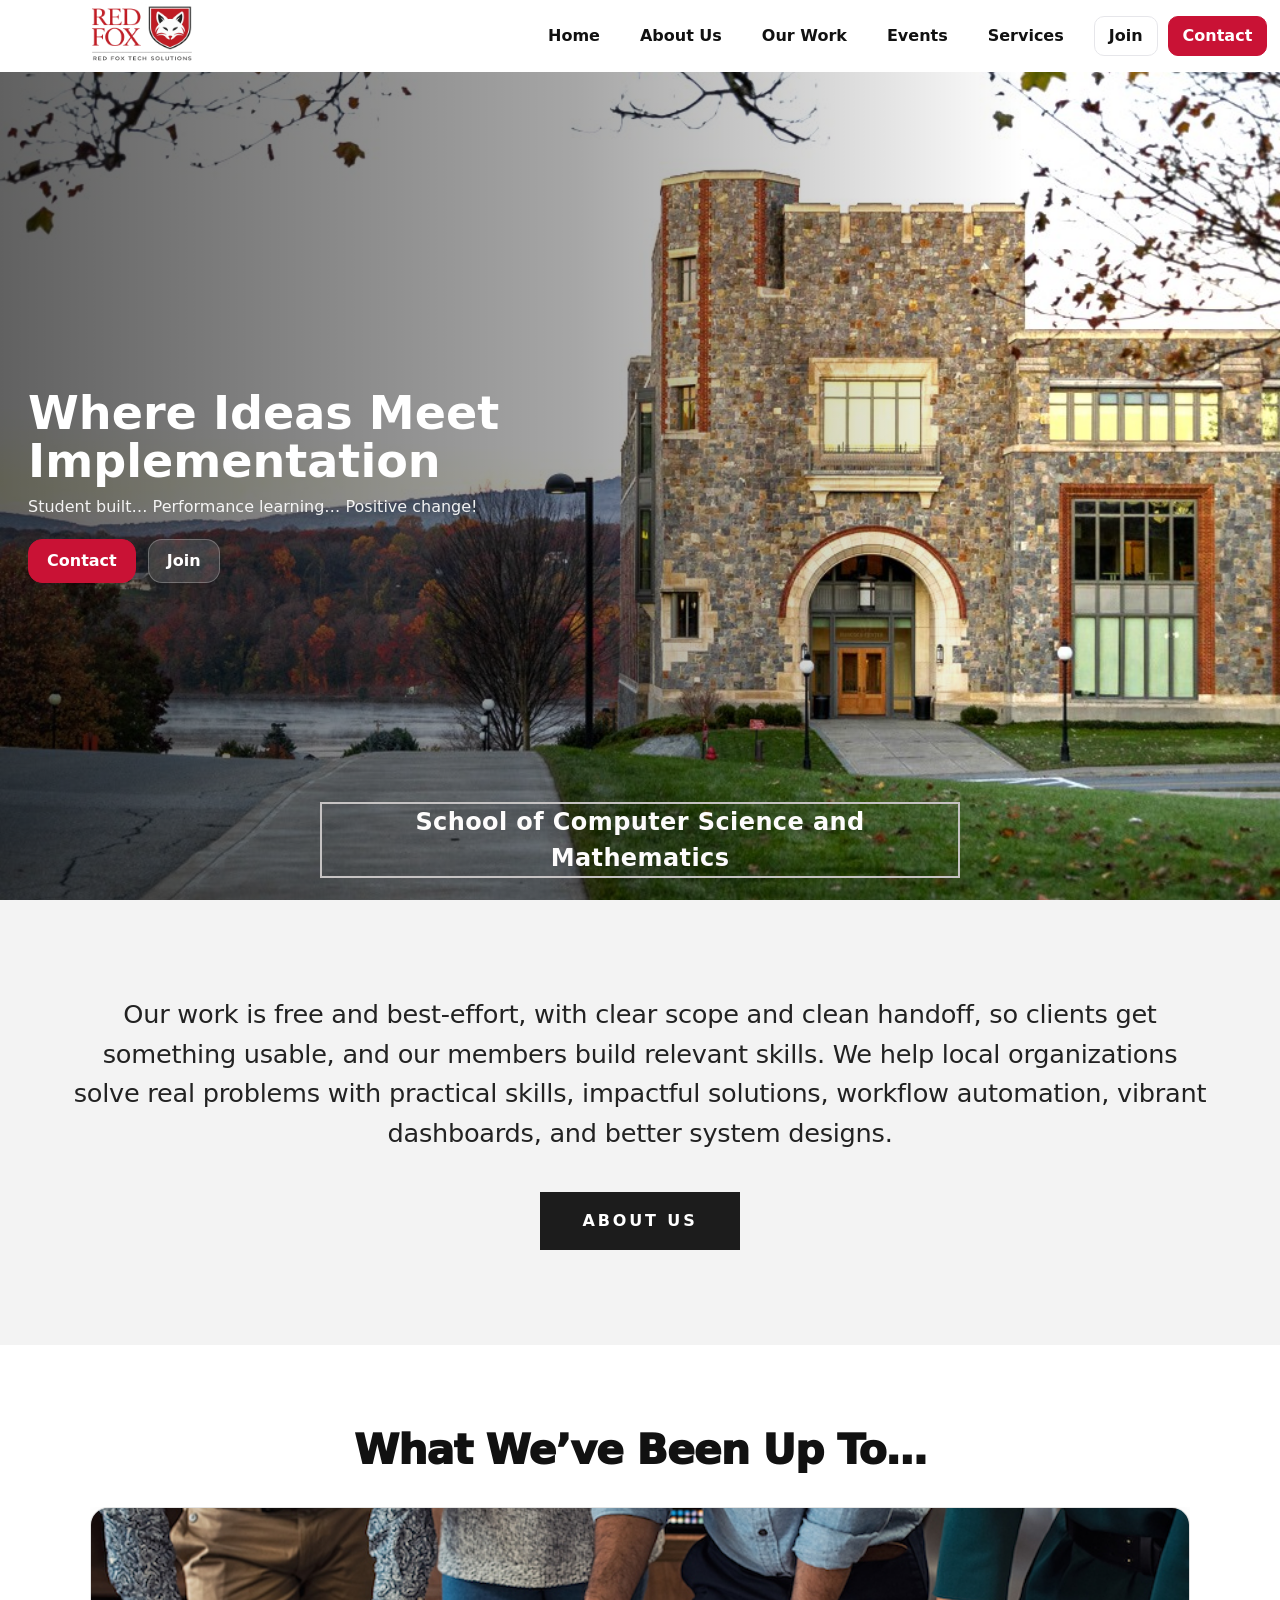
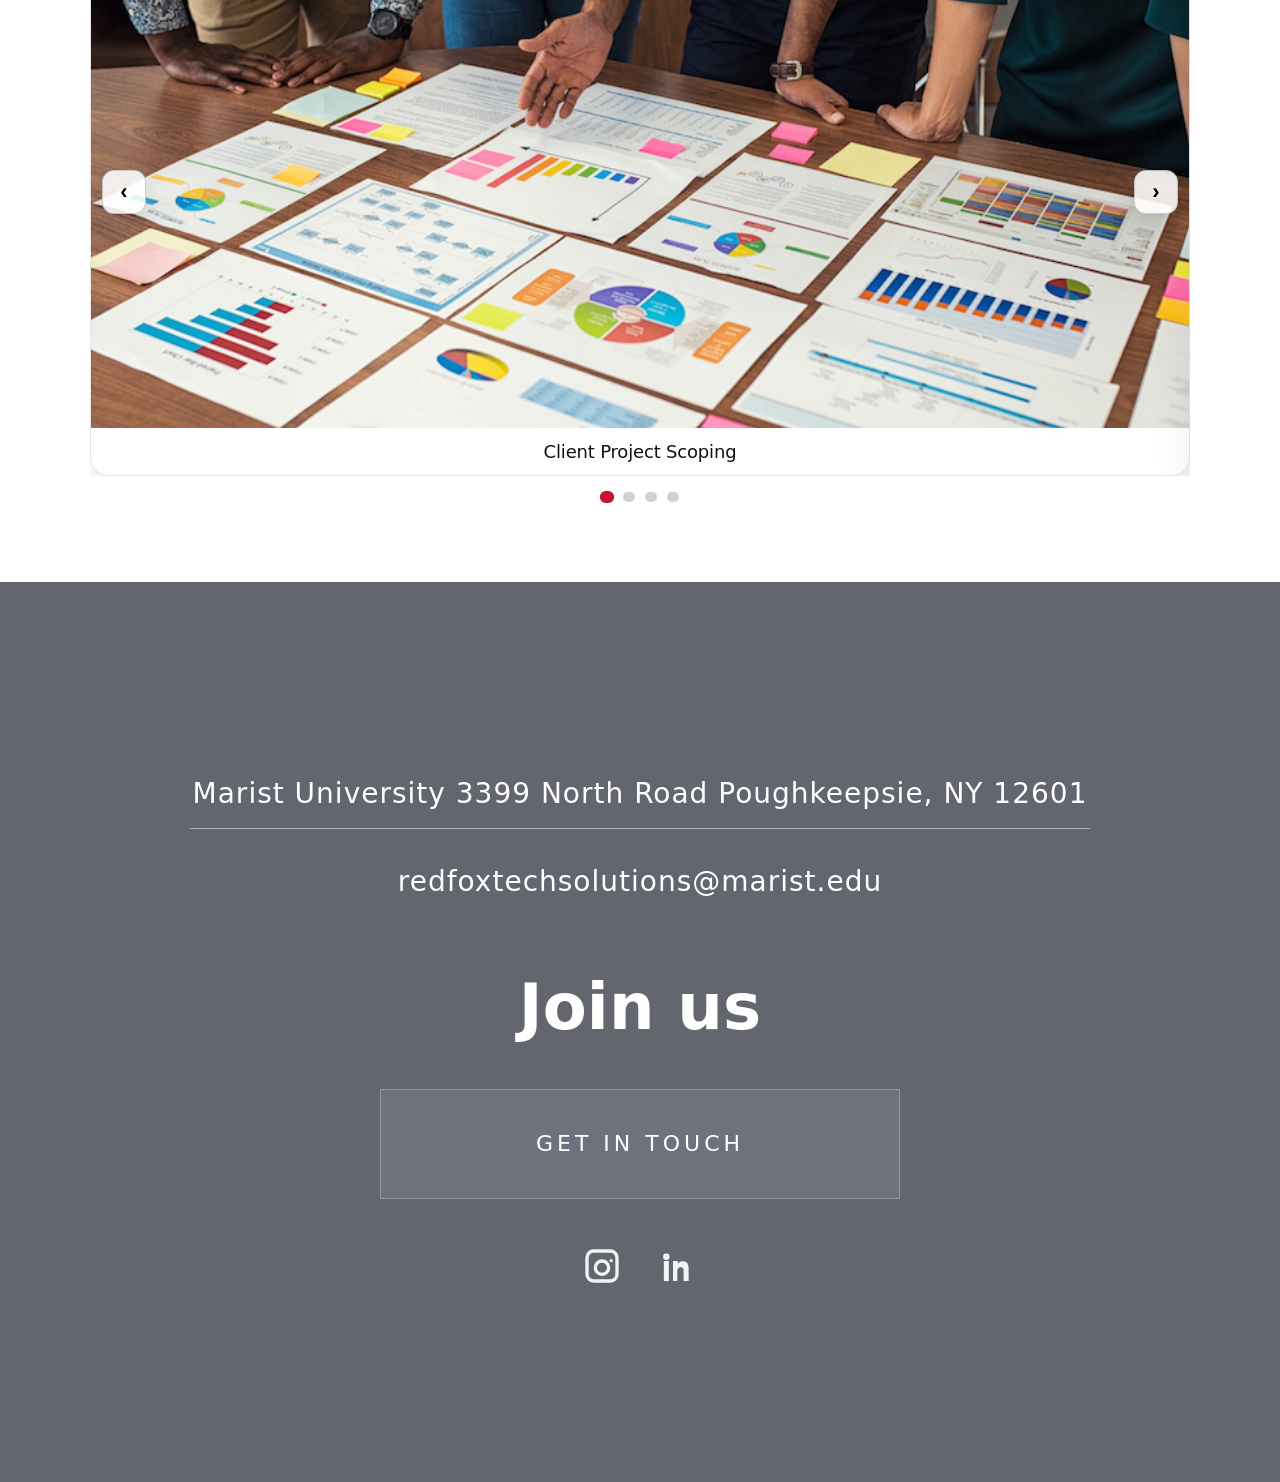
<file: index.html>
<!DOCTYPE html>
<html lang="en">
<head>
  <meta charset="UTF-8" />
  <meta name="viewport" content="width=device-width, initial-scale=1" />
  <title>Red Fox Tech Consulting | Marist University</title>
  <meta name="description" content="Student Govern tech consulting at Marist University." />
  <link rel="icon" type="image/png" href="images/logo1.png">
  <link rel="stylesheet" href="style.css">
  <script src="javascript/main.js" defer></script>
</head>

<body id="top">
  <!-- HEADER / NAVBAR -->
  <header>
      
  <nav aria-label="Primary navigation">

    <!-- Brand (Logo + Name) -->
    <a class="brand" href="index.html" aria-label="Red Fox Tech Consulting Home">
      <img src="images/logo-new.png" alt="Red Fox Tech Consulting logo"  />
      <span></span>
    </a>

    <!-- Hamburger (mobile) -->
    <button class="nav-toggle" type="button"
            aria-label="Open menu"
            aria-expanded="false"
            aria-controls="primary-menu">
      ☰
    </button>

    <!-- WRAP links + actions (this is what your main.js expects) -->
    <div class="nav-menu" id="primary-menu">

      <!-- Main nav links -->
      <ul class="nav-links">
        <li>
          <details>
            <summary>Home</summary>
            <ul>
              <li><a href="index.html#highlights">Highlights</a></li>
            </ul>
          </details>
        </li>

        <li>
          <details>
            <summary>About Us</summary>
            <ul>
              <li><a href="whoweare.html#who-we-are">Who We Are</a></li>
              <li><a href="about.html#leadership">Leadership</a></li>
            </ul>
          </details>
        </li>

        <li>
          <details>
            <summary>Our Work</summary>
            <ul>
              <li><a href="futureprojects.html">Future Projects</a></li>
              <li><a href="projectsoverview.html">Projects Overview</a></li>
            </ul>
          </details>
        </li>

        <li>
          <details>
            <summary>Events</summary>
            <ul>
              <li><a href="calendar.html">Interactive Calender</a></li>
              <li><a href="events.html#upcoming">Upcoming Events</a></li>
            </ul>
          </details>
        </li>

        <li>
          <details>
            <summary>Services</summary>
            <ul>
              <li><a href="services.html#what-we-offer">What We Offer</a></li>
              <li><a href="services.html#clients">Clients</a></li>
            </ul>
          </details>
        </li>
      </ul>

      <!-- Actions -->
      <div class="nav-actions">
        <a href="apply.html">Join</a>
        <a href="contact.html">Contact</a>
      </div>

    </div>
  </nav>

  </header>

  <!-- MAIN -->
  <main>

    <!-- HERO -->
    <section aria-label="Hero section">
      <img
        src="images/home1.jpg"
        alt="Red Fox Tech Consulting hero image"
        width="1200"
        height="600"
      />

      <div>
        <h1 class="hero-reveal delay-0">Where Ideas Meet Implementation</h1>
        <p class="hero-reveal delay-1">Student built… Performance learning… Positive change!</p>
        <h2 class="hero-school">
          <a href="https://www.marist.edu/computer-science-math">School of Computer Science and Mathematics</a>
        </h2>

        <div class="hero-reveal delay-3">
          <a href="contact.html">Contact</a>
          <a href="apply.html">Join</a>
        </div>
      </div>
    </section>

    <!-- ABOUT STRIP -->
    <section class="home-aboutstrip" aria-label="About Red Fox Tech Consulting">
      <div class="home-wrap">
        <p class="home-aboutstrip-text">
          Our work is free and best-effort, with clear scope and clean handoff, so clients get something usable,
          and our members build relevant skills. We help local organizations solve real problems with practical skills,
          impactful solutions, workflow automation, vibrant dashboards, and better system designs.
        </p>

        <div class="home-aboutstrip-action">
          <a class="home-aboutstrip-btn" href="about.html">ABOUT US</a>
        </div>
      </div>
    </section>

    <!-- UPDATES -->
    <section class="home-updates" aria-label="What we've been up to">
      <div class="home-wrap">
        <h2 class="home-updates-title">What We’ve Been Up To…</h2>

        <div class="up-carousel" data-carousel>
          <button class="up-nav up-prev" type="button" aria-label="Previous">‹</button>

          <div class="up-track" data-track>
            <article class="up-slide" data-slide>
              <img src="images/content/ProjectScoping.jpg" alt="Red Fox Tech Consulting update" />
              <div class="up-caption">
                <h3>Client Project Scoping</h3>
              </div>
            </article>

            <article class="up-slide" data-slide>
              <img src="images/content/MemberOnboarding.jpg" alt="Red Fox Tech Consulting update" />
              <div class="up-caption">
                <h3>Member Onboarding</h3>
              </div>
            </article>

            <article class="up-slide" data-slide>
              <img src="images/content/ConsultingSetup.jpeg" alt="Red Fox Tech Consulting update" />
              <div class="up-caption">
                <h3>Consulting Process Setup</h3>
              </div>
            </article>

            <article class="up-slide" data-slide>
              <img src="images/content/ClientSuccess.jpg" alt="Red Fox Tech Consulting update" />
              <div class="up-caption">
                <h3>Client sucess story</h3>
              </div>
            </article>
          </div>

          <button class="up-nav up-next" type="button" aria-label="Next">›</button>
        </div>

        <!-- Optional dots (if you already have CSS for these) -->
        <div class="up-dots" data-dots aria-label="Carousel navigation">
          <button class="up-dot is-active" type="button" aria-label="Slide 1"></button>
          <button class="up-dot" type="button" aria-label="Slide 2"></button>
          <button class="up-dot" type="button" aria-label="Slide 3"></button>
          <button class="up-dot" type="button" aria-label="Slide 4"></button>
        </div>

      </div>
    </section>

  </main>

  <!-- FOOTER -->
  <footer class="rfc-footer">
    <div class="rfc-footer-inner">

      <p class="footer-address">
        Marist University 3399 North Road Poughkeepsie, NY 12601
      </p>

      <p class="footer-email">
        <a href="mailto:redfoxtechsolutions@marist.edu">redfoxtechsolutions@marist.edu</a>
      </p>

      <h2 class="footer-cta-title">Join us</h2>

      <a class="footer-btn" href="apply.html">GET IN TOUCH</a>

      <div class="footer-social" aria-label="Social links">
        <a href="#" aria-label="Instagram" class="social-link">
          <svg viewBox="0 0 24 24" aria-hidden="true">
            <path d="M7 2h10a5 5 0 0 1 5 5v10a5 5 0 0 1-5 5H7a5 5 0 0 1-5-5V7a5 5 0 0 1 5-5zm10 2H7a3 3 0 0 0-3 3v10a3 3 0 0 0 3 3h10a3 3 0 0 0 3-3V7a3 3 0 0 0-3-3zm-5 4a5 5 0 1 1 0 10 5 5 0 0 1 0-10zm0 2a3 3 0 1 0 0 6 3 3 0 0 0 0-6zm5.5-2.2a1 1 0 1 1 0 2 1 1 0 0 1 0-2z"/>
          </svg>
        </a>

        <a href="#" aria-label="LinkedIn" class="social-link">
          <svg viewBox="0 0 24 24" aria-hidden="true">
            <path d="M6.94 6.5A1.94 1.94 0 1 1 3.06 6.5a1.94 1.94 0 0 1 3.88 0zM3.5 21h3V9h-3v12zM9 9h2.9v1.64h.04c.4-.76 1.38-1.56 2.84-1.56 3.04 0 3.6 2 3.6 4.6V21h-3v-5.3c0-1.26-.02-2.88-1.76-2.88-1.76 0-2.03 1.37-2.03 2.78V21H9V9z"/>
          </svg>
        </a>
      </div>

    </div>
  </footer>

</body>
</html>
</file>
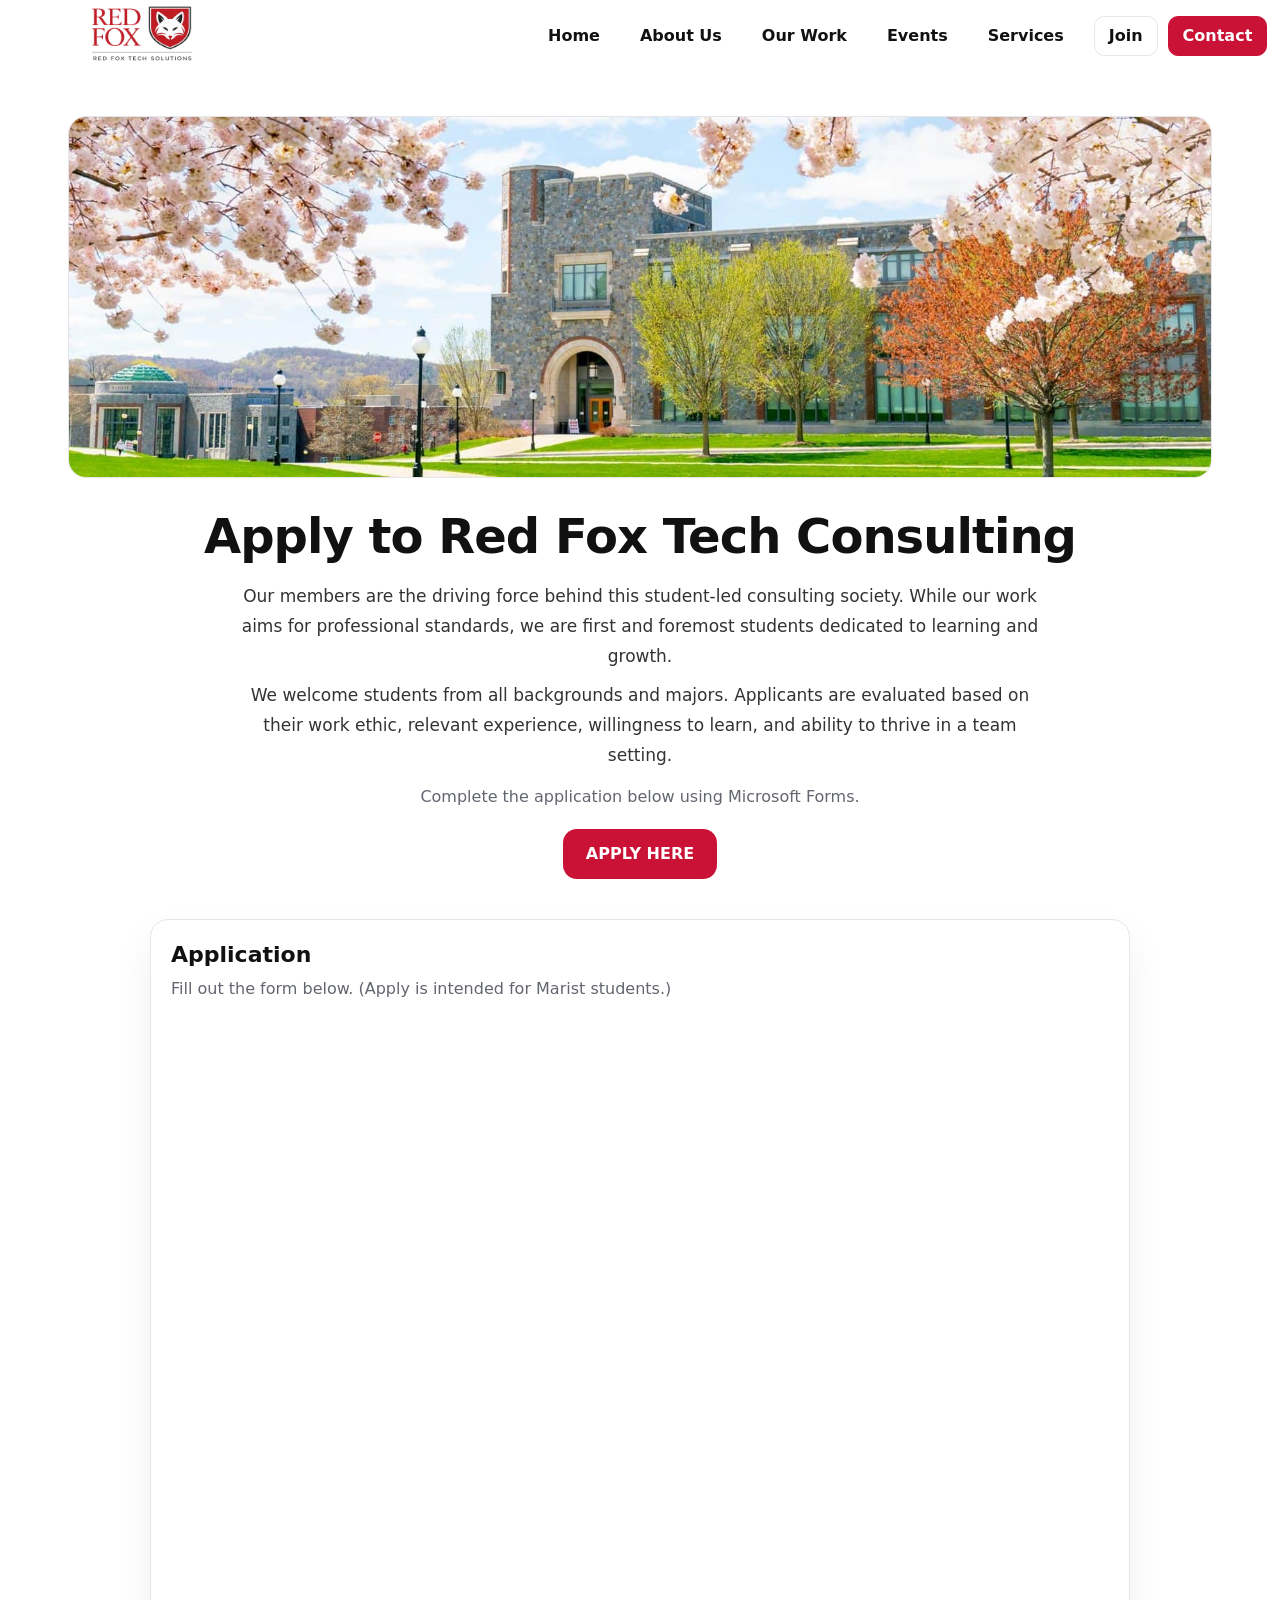
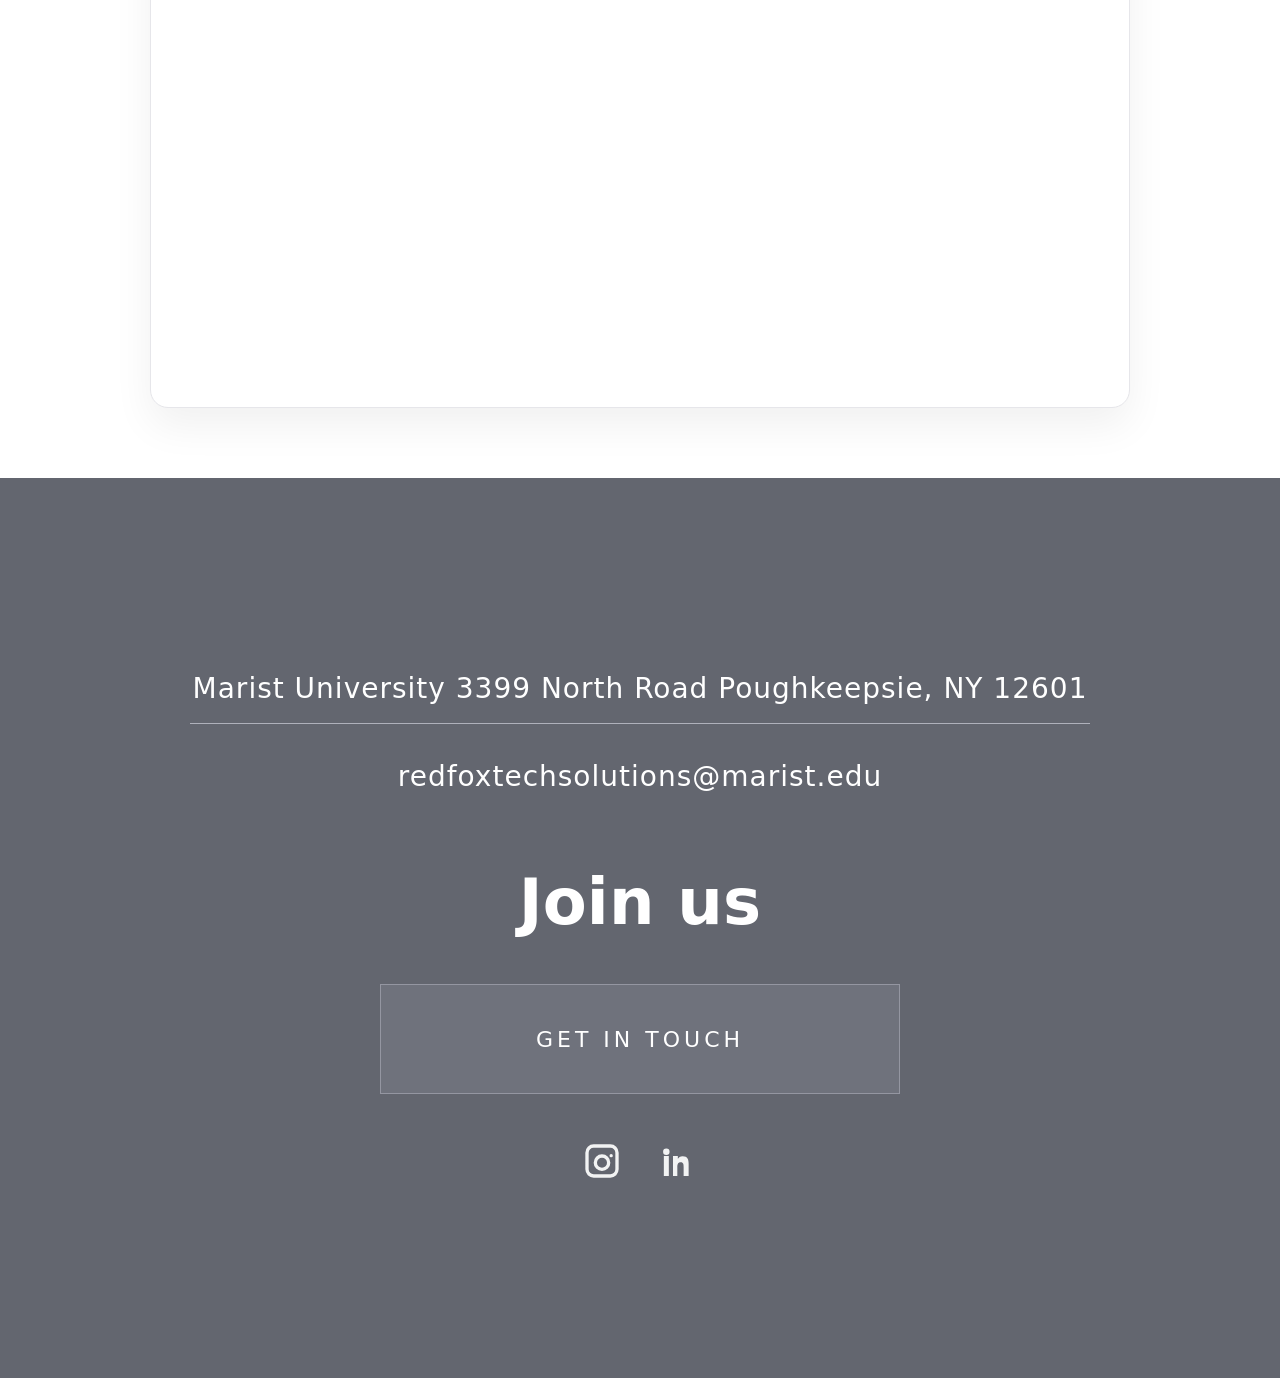
<file: apply.html>
<!DOCTYPE html>
<html lang="en">
<head>
  <meta charset="UTF-8" />
  <meta name="viewport" content="width=device-width, initial-scale=1" />
  <title>Apply | Red Fox Tech Consulting Society</title>
  <meta name="description" content="Apply to join Red Fox Tech Consulting Society at Marist University." />
  <link rel="icon" type="image/png" href="images/logo1.png" />
  <link rel="stylesheet" href="style.css" />
</head>

<body>

  <!-- HEADER / NAVBAR (same style as your other pages) -->
   <header>
  <nav aria-label="Primary navigation">

    <!-- Brand (Logo + Name) -->
    <a class="brand" href="index.html" aria-label="Red Fox Tech Consulting Home">
      <img src="images/logo-new.png" alt="Red Fox Tech Consulting logo" width="32" height="32" />
      <span></span>
    </a>

    <!-- Hamburger (mobile) -->
    <button class="nav-toggle" type="button"
            aria-label="Open menu"
            aria-expanded="false"
            aria-controls="primary-menu">
      ☰
    </button>

    <!-- WRAP links + actions (this is what your main.js expects) -->
    <div class="nav-menu" id="primary-menu">

      <!-- Main nav links -->
      <ul class="nav-links">
        <li>
          <details>
            <summary>Home</summary>
            <ul>
              <li><a href="index.html#highlights">Highlights</a></li>
            </ul>
          </details>
        </li>

        <li>
          <details>
            <summary>About Us</summary>
            <ul>
              <li><a href="whoweare.html#who-we-are">Who We Are</a></li>
              <li><a href="about.html#leadership">Leadership</a></li>
            </ul>
          </details>
        </li>

        <li>
          <details>
            <summary>Our Work</summary>
            <ul>
              <li><a href="futureprojects.html">Future Projects</a></li>
              <li><a href="projectsoverview.html">Projects Overview</a></li>
            </ul>
          </details>
        </li>

        <li>
          <details>
            <summary>Events</summary>
            <ul>
              <li><a href="calendar.html">Interactive Calender</a></li>
              <li><a href="events.html#upcoming">Upcoming Events</a></li>
            </ul>
          </details>
        </li>

        <li>
          <details>
            <summary>Services</summary>
            <ul>
              <li><a href="services.html#what-we-offer">What We Offer</a></li>
              <li><a href="services.html#clients">Clients</a></li>
            </ul>
          </details>
        </li>
      </ul>

      <!-- Actions -->
      <div class="nav-actions">
        <a href="apply.html">Join</a>
        <a href="contact.html">Contact</a>
      </div>

    </div>
  </nav>
</header>

  <!-- MAIN -->
  <main id="apply-page">

    <!-- HERO / INTRO -->
    <section class="apply-hero" aria-label="Apply to Red Fox Tech Consulting">
      <div class="apply-container">

        <div class="apply-hero-img">
          <img src="images/hancock1.jpg" alt="Red Fox Tech Consulting application banner" />
        </div>

        <div class="apply-hero-text">
          <h1 class="apply-title">Apply to Red Fox Tech Consulting</h1>

          <p class="apply-lede">
            Our members are the driving force behind this student-led consulting society.
            While our work aims for professional standards, we are first and foremost
            students dedicated to learning and growth.
          </p>

          <p class="apply-lede">
            We welcome students from all backgrounds and majors. Applicants are evaluated based on
            their work ethic, relevant experience, willingness to learn, and ability
            to thrive in a team setting.
          </p>

          <p class="apply-note">
            Complete the application below using Microsoft Forms.
          </p>

          <div class="apply-hero-actions">
            <a class="apply-btn apply-btn-primary" href="#applyFormCard">APPLY HERE</a>
          </div>
        </div>

      </div>
    </section>

    <!-- FORM CARD (Microsoft Forms embed) -->
    <section class="apply-form-section" aria-label="Application form">
      <div class="apply-container">

        <div class="apply-form-card" id="applyFormCard">
          <div class="apply-form-header">
            <h2>Application</h2>
            <p>Fill out the form below. (Apply is intended for Marist students.)</p>
          </div>

          <!-- Microsoft Form Embed -->
          <div class="msform-embed">
            <iframe
              class="msform-frame"
              src="https://forms.office.com/Pages/ResponsePage.aspx?id=nq-hFIyyJ0uyQyXDPbb_-tXQFwCTtp5KgmO6o0zgJB1UQ0g2ME9NRzZCMzFaUU8xVFc5NVpCV05DSC4u"
              frameborder="0"
              marginwidth="0"
              marginheight="0"
              allowfullscreen
              webkitallowfullscreen
              mozallowfullscreen
              msallowfullscreen
              title="Red Fox Tech Consulting — Application Form">
            </iframe>
          </div>

        </div>

      </div>
    </section>

  </main>

  <!-- FOOTER (unchanged) -->
  <footer class="rfc-footer">
    <div class="rfc-footer-inner">

      <p class="footer-address">
        Marist University 3399 North Road Poughkeepsie, NY 12601
      </p>

      <p class="footer-email">
        <a href="mailto:redfoxtechsolutions@marist.edu">redfoxtechsolutions@marist.edu</a>
      </p>

      <h2 class="footer-cta-title">Join us</h2>

      <a class="footer-btn" href="apply.html">GET IN TOUCH</a>

      <div class="footer-social" aria-label="Social links">
        <a href="#" aria-label="Instagram" class="social-link">
          <svg viewBox="0 0 24 24" aria-hidden="true">
            <path d="M7 2h10a5 5 0 0 1 5 5v10a5 5 0 0 1-5 5H7a5 5 0 0 1-5-5V7a5 5 0 0 1 5-5zm10 2H7a3 3 0 0 0-3 3v10a3 3 0 0 0 3 3h10a3 3 0 0 0 3-3V7a3 3 0 0 0-3-3zm-5 4a5 5 0 1 1 0 10 5 5 0 0 1 0-10zm0 2a3 3 0 1 0 0 6 3 3 0 0 0 0-6zm5.5-2.2a1 1 0 1 1 0 2 1 1 0 0 1 0-2z"/>
          </svg>
        </a>

        <a href="#" aria-label="LinkedIn" class="social-link">
          <svg viewBox="0 0 24 24" aria-hidden="true">
            <path d="M6.94 6.5A1.94 1.94 0 1 1 3.06 6.5a1.94 1.94 0 0 1 3.88 0zM3.5 21h3V9h-3v12zM9 9h2.9v1.64h.04c.4-.76 1.38-1.56 2.84-1.56 3.04 0 3.6 2 3.6 4.6V21h-3v-5.3c0-1.26-.02-2.88-1.76-2.88-1.76 0-2.03 1.37-2.03 2.78V21H9V9z"/>
          </svg>
        </a>
      </div>

    </div>
  </footer>

  <script src="javascript/main.js" defer></script>
  <!-- IMPORTANT: apply.js is removed because we're not doing mailto/steps anymore -->

</body>
</html>
</file>
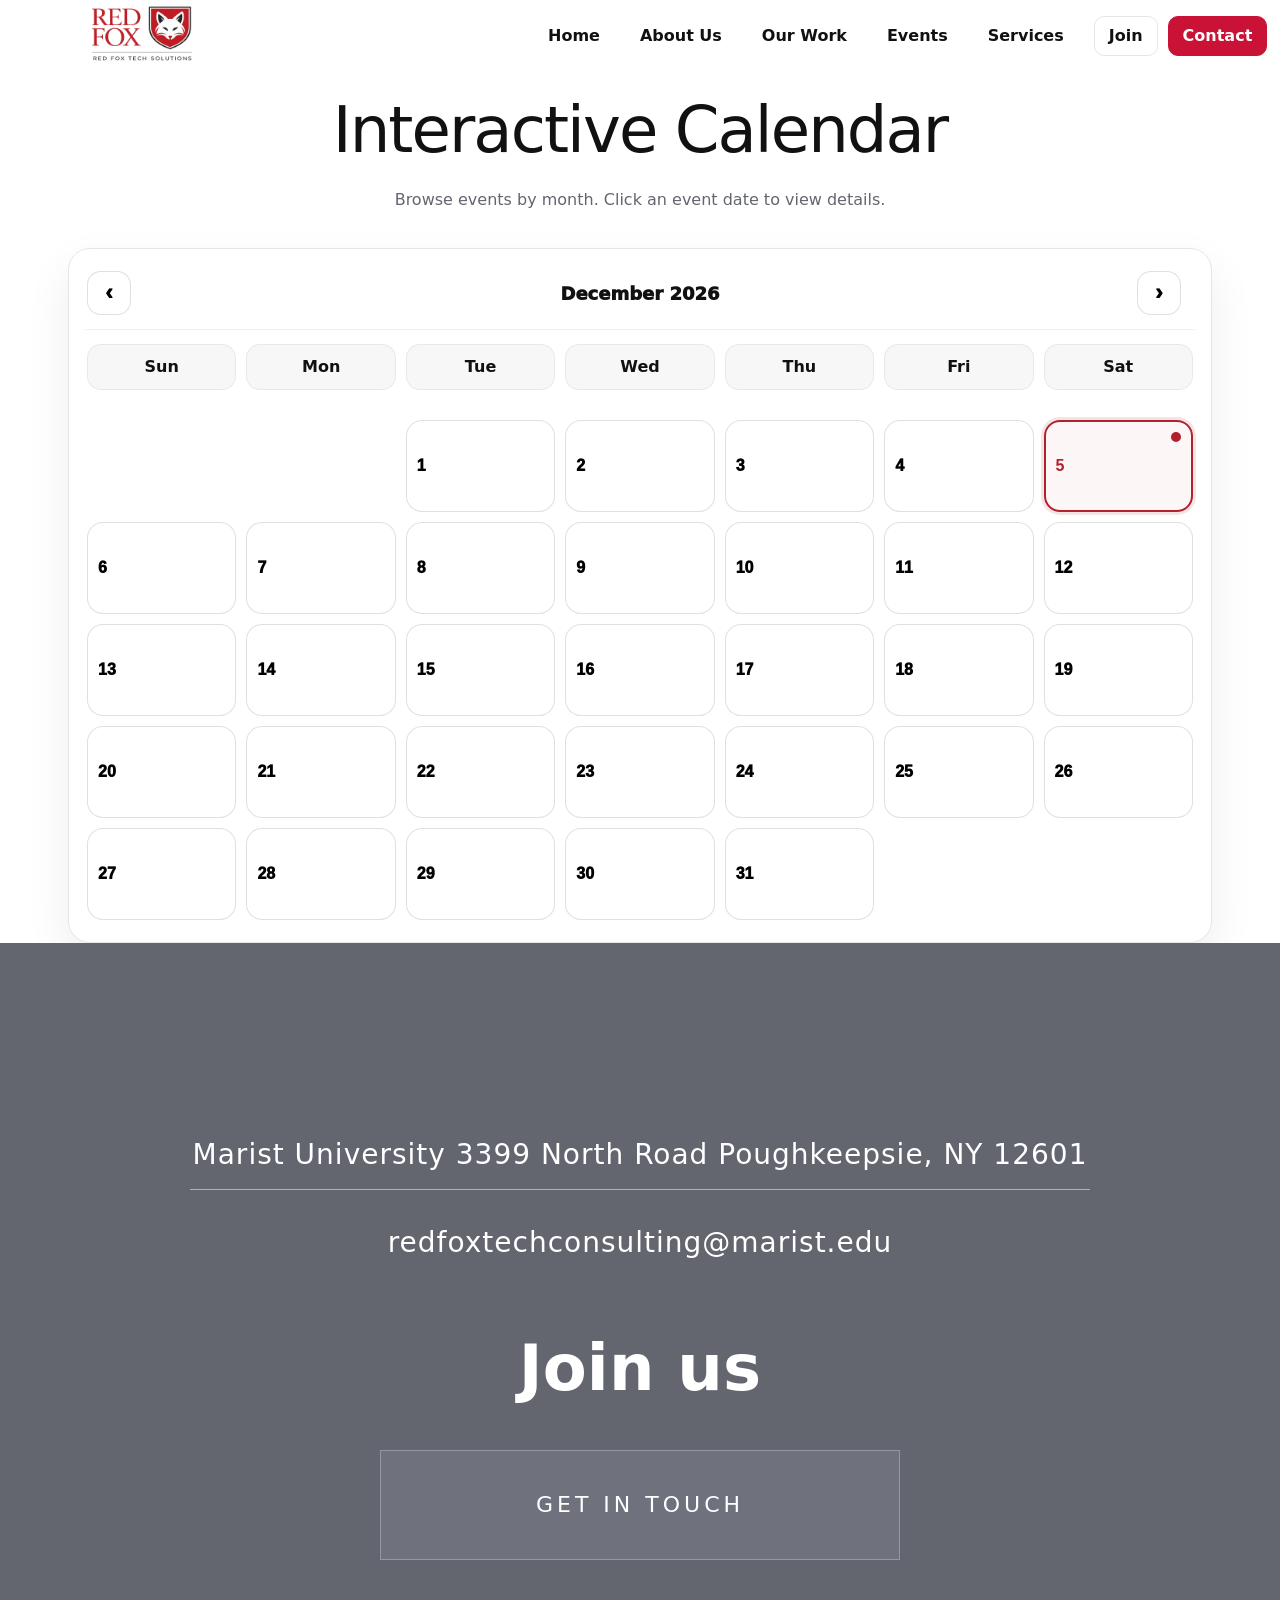
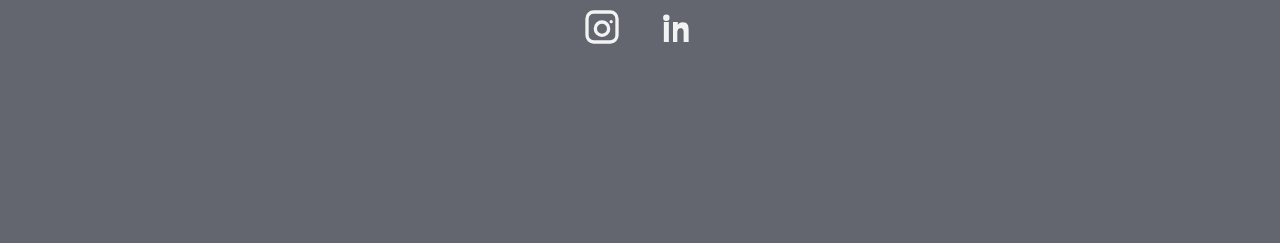
<file: calendar.html>
<!DOCTYPE html>
<html lang="en">
<head>
  <meta charset="UTF-8" />
  <meta name="viewport" content="width=device-width, initial-scale=1" />
  <title>Interactive Calendar | Red Fox Tech Consulting</title>
  <meta name="description" content="Browse events by month. Click a date to view details." />
  <link rel="icon" type="image/png" href="images/logo1.png" />
  <link rel="stylesheet" href="style.css" />
</head>

<body>

  <!-- HEADER / NAVBAR -->
   <header>
  <nav aria-label="Primary navigation">

    <!-- Brand (Logo + Name) -->
    <a class="brand" href="index.html" aria-label="Red Fox Tech Consulting Home">
      <img src="images/logo-new.png" alt="Red Fox Tech Consulting logo" width="32" height="32" />
      <span></span>
    </a>

    <!-- Hamburger (mobile) -->
    <button class="nav-toggle" type="button"
            aria-label="Open menu"
            aria-expanded="false"
            aria-controls="primary-menu">
      ☰
    </button>

    <!-- WRAP links + actions (this is what your main.js expects) -->
    <div class="nav-menu" id="primary-menu">

      <!-- Main nav links -->
      <ul class="nav-links">
        <li>
          <details>
            <summary>Home</summary>
            <ul>
              <li><a href="index.html#highlights">Highlights</a></li>
            </ul>
          </details>
        </li>

        <li>
          <details>
            <summary>About Us</summary>
            <ul>
              <li><a href="whoweare.html#who-we-are">Who We Are</a></li>
              <li><a href="about.html#leadership">Leadership</a></li>
            </ul>
          </details>
        </li>

        <li>
          <details>
            <summary>Our Work</summary>
            <ul>
              <li><a href="futureprojects.html">Future Projects</a></li>
              <li><a href="projectsoverview.html">Projects Overview</a></li>
            </ul>
          </details>
        </li>

        <li>
          <details>
            <summary>Events</summary>
            <ul>
              <li><a href="calendar.html">Interactive Calender</a></li>
              <li><a href="events.html#upcoming">Upcoming Events</a></li>
            </ul>
          </details>
        </li>

        <li>
          <details>
            <summary>Services</summary>
            <ul>
              <li><a href="services.html#what-we-offer">What We Offer</a></li>
              <li><a href="services.html#clients">Clients</a></li>
            </ul>
          </details>
        </li>
      </ul>

      <!-- Actions -->
      <div class="nav-actions">
        <a href="apply.html">Join</a>
        <a href="contact.html">Contact</a>
      </div>

    </div>
  </nav>
</header>
  <!-- MAIN -->
  <main id="calendar-page">

    <section class="cal-hero" aria-label="Calendar hero">
      <div class="cal-wrap">
        <h1 class="cal-title">Interactive Calendar</h1>
        <p class="cal-sub">Browse events by month. Click an event date to view details.</p>
      </div>
    </section>

    <section class="cal-shell" aria-label="Calendar">
      <div class="cal-wrap">

        <div class="cal-card" aria-label="Monthly calendar">
          <div class="cal-toolbar">
            <button class="cal-nav" id="calPrev" type="button" aria-label="Previous month">‹</button>
            <div class="cal-label" id="calLabel">Month YYYY</div>
            <button class="cal-nav" id="calNext" type="button" aria-label="Next month">›</button>
          </div>

          <div class="cal-dow" aria-label="Days of week">
            <div>Sun</div><div>Mon</div><div>Tue</div><div>Wed</div><div>Thu</div><div>Fri</div><div>Sat</div>
          </div>

          <div class="cal-grid" id="calGrid" aria-label="Calendar days"></div>
        </div>

        <!-- Popup (renders near clicked date) -->
        <div class="cal-popover" id="calPopover" hidden>
          <div class="cal-pop-head">
            <div class="cal-pop-date" id="calPopDate">Date</div>
            <button class="cal-pop-close" id="calPopClose" type="button" aria-label="Close">×</button>
          </div>
          <div class="cal-pop-body" id="calPopBody"></div>
        </div>

      </div>
    </section>

  </main>

  <!-- FOOTER -->
  <footer class="rfc-footer">
    <div class="rfc-footer-inner">
      <p class="footer-address">Marist University 3399 North Road Poughkeepsie, NY 12601</p>
      <p class="footer-email">
        <a href="mailto:redfoxtechconsulting@marist.edu">redfoxtechconsulting@marist.edu</a>
      </p>
      <h2 class="footer-cta-title">Join us</h2>
      <a class="footer-btn" href="apply.html">GET IN TOUCH</a>
      <div class="footer-social" aria-label="Social links">
        <a href="#" aria-label="Instagram" class="social-link">
          <svg viewBox="0 0 24 24" aria-hidden="true">
            <path d="M7 2h10a5 5 0 0 1 5 5v10a5 5 0 0 1-5 5H7a5 5 0 0 1-5-5V7a5 5 0 0 1 5-5zm10 2H7a3 3 0 0 0-3 3v10a3 3 0 0 0 3 3h10a3 3 0 0 0 3-3V7a3 3 0 0 0-3-3zm-5 4a5 5 0 1 1 0 10 5 5 0 0 1 0-10zm0 2a3 3 0 1 0 0 6 3 3 0 0 0 0-6zm5.5-2.2a1 1 0 1 1 0 2 1 1 0 0 1 0-2z"/>
          </svg>
        </a>
        <a href="#" aria-label="LinkedIn" class="social-link">
          <svg viewBox="0 0 24 24" aria-hidden="true">
            <path d="M6.94 6.5A1.94 1.94 0 1 1 3.06 6.5a1.94 1.94 0 0 1 3.88 0zM3.5 21h3V9h-3v12zM9 9h2.9v1.64h.04c.4-.76 1.38-1.56 2.84-1.56 3.04 0 3.6 2 3.6 4.6V21h-3v-5.3c0-1.26-.02-2.88-1.76-2.88-1.76 0-2.03 1.37-2.03 2.78V21H9V9z"/>
          </svg>
        </a>
      </div>
    </div>
  </footer>

  <script src="javascript/main.js" defer></script>
  <script src="javascript/calendar.js" defer></script>
</body>
</html>
</file>
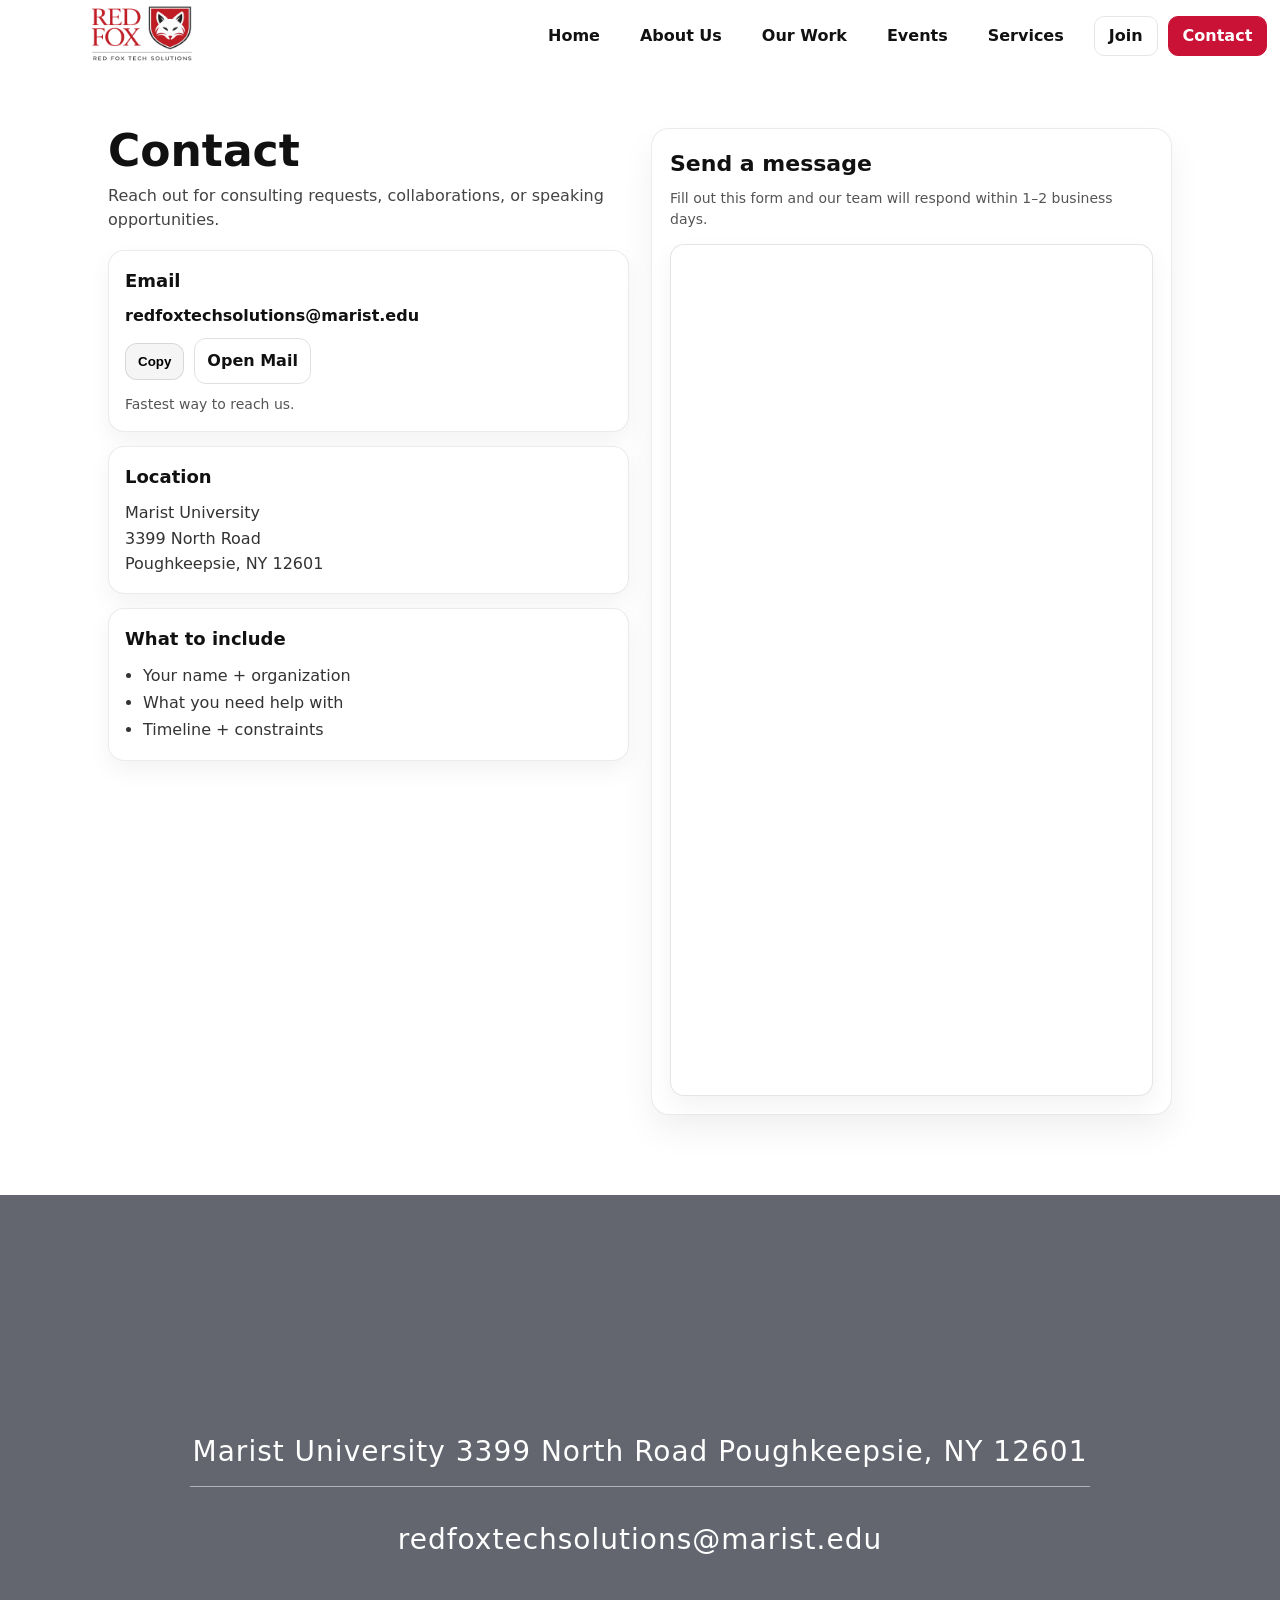
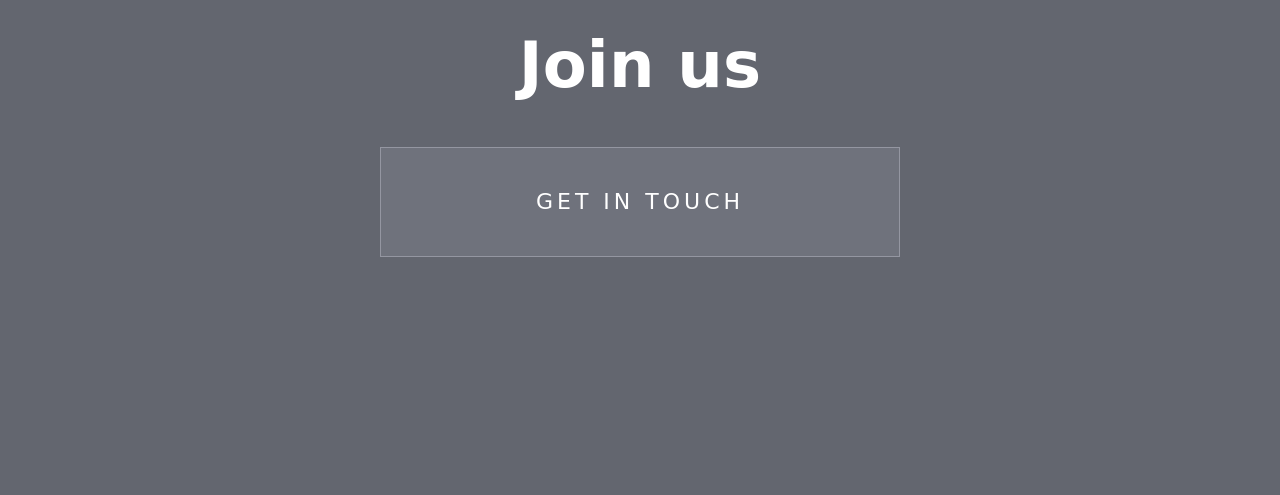
<file: contact.html>
<!DOCTYPE html>
<html lang="en">
<head>
  <meta charset="UTF-8" />
  <meta name="viewport" content="width=device-width, initial-scale=1" />
  <title>Contact | Red Fox Tech Consulting</title>
  <meta name="description" content="Contact Red Fox Tech Consulting Society at Marist University." />
  <link rel="icon" type="image/png" href="images/logo1.png">
  <link rel="stylesheet" href="style.css">
</head>

<body>

  <!-- HEADER / NAVBAR -->
   <header>
  <nav aria-label="Primary navigation">

    <!-- Brand (Logo + Name) -->
    <a class="brand" href="index.html" aria-label="Red Fox Tech Consulting Home">
      <img src="images/logo-new.png" alt="Red Fox Tech Consulting logo" width="32" height="32" />
      <span></span>
    </a>

    <!-- Hamburger (mobile) -->
    <button class="nav-toggle" type="button"
            aria-label="Open menu"
            aria-expanded="false"
            aria-controls="primary-menu">
      ☰
    </button>

    <!-- WRAP links + actions (this is what your main.js expects) -->
    <div class="nav-menu" id="primary-menu">

      <!-- Main nav links -->
      <ul class="nav-links">
        <li>
          <details>
            <summary>Home</summary>
            <ul>
              <li><a href="index.html#highlights">Highlights</a></li>
            </ul>
          </details>
        </li>

        <li>
          <details>
            <summary>About Us</summary>
            <ul>
              <li><a href="whoweare.html#who-we-are">Who We Are</a></li>
              <li><a href="about.html#leadership">Leadership</a></li>
            </ul>
          </details>
        </li>

        <li>
          <details>
            <summary>Our Work</summary>
            <ul>
              <li><a href="futureprojects.html">Future Projects</a></li>
              <li><a href="projectsoverview.html">Projects Overview</a></li>
            </ul>
          </details>
        </li>

        <li>
          <details>
            <summary>Events</summary>
            <ul>
              <li><a href="calendar.html">Interactive Calender</a></li>
              <li><a href="events.html#upcoming">Upcoming Events</a></li>
            </ul>
          </details>
        </li>

        <li>
          <details>
            <summary>Services</summary>
            <ul>
              <li><a href="services.html#what-we-offer">What We Offer</a></li>
              <li><a href="services.html#clients">Clients</a></li>
            </ul>
          </details>
        </li>
      </ul>

      <!-- Actions -->
      <div class="nav-actions">
        <a href="apply.html">Join</a>
        <a href="contact.html">Contact</a>
      </div>

    </div>
  </nav>
</header>

  <!-- MAIN -->
  <main>

    <section id="contact" class="contact-page" aria-label="Contact page">
      <div class="contact-wrap">

        <!-- LEFT SIDE -->
        <div class="contact-left">
          <h1 class="contact-title">Contact</h1>
          <p class="contact-subtitle">
            Reach out for consulting requests, collaborations, or speaking opportunities.
          </p>

          <div class="contact-cards">

            <div class="contact-card">
              <h3>Email</h3>
              <a class="contact-email" href="mailto:redfoxtechsolutions@marist.edu">
                redfoxtechsolutions@marist.edu
              </a>

              <div class="contact-actions">
                <button type="button" class="contact-copy" data-copy="redfoxtechconsulting@marist.edu">
                  Copy
                </button>
                <a class="contact-mailto" href="mailto:redfoxtechconsulting@marist.edu">
                  Open Mail
                </a>
              </div>

              <p class="contact-hint">Fastest way to reach us.</p>
            </div>

            <div class="contact-card">
              <h3>Location</h3>
              <p class="contact-lines">
                Marist University<br>
                3399 North Road<br>
                Poughkeepsie, NY 12601
              </p>
            </div>

            <div class="contact-card">
              <h3>What to include</h3>
              <ul class="contact-list">
                <li>Your name + organization</li>
                <li>What you need help with</li>
                <li>Timeline + constraints</li>
              </ul>
            </div>

          </div>
        </div>

        <!-- RIGHT SIDE (Microsoft Form) -->
        <div class="contact-right">
          <div class="contact-form-card">
            <h2 class="contact-form-title">Send a message</h2>
            <p class="contact-form-note">
              Fill out this form and our team will respond within 1–2 business days.
            </p>

            <div class="ms-form-embed">
              <iframe
                src="https://forms.office.com/Pages/ResponsePage.aspx?id=nq-hFIyyJ0uyQyXDPbb_-tXQFwCTtp5KgmO6o0zgJB1UMk1POUZXT0VTN0tSMllXM1JWNlJKUU5ZMy4u"
                frameborder="0"
                marginwidth="0"
                marginheight="0"
                allowfullscreen
                webkitallowfullscreen
                mozallowfullscreen
                msallowfullscreen>
              </iframe>
            </div>

          </div>
        </div>

      </div>
    </section>

  </main>

  <!-- FOOTER -->
  <footer class="rfc-footer">
    <div class="rfc-footer-inner">

      <p class="footer-address">
        Marist University 3399 North Road Poughkeepsie, NY 12601
      </p>

      <p class="footer-email">
        <a href="mailto:redfoxtechsolutions@marist.edu">redfoxtechsolutions@marist.edu</a>
      </p>

      <h2 class="footer-cta-title">Join us</h2>

      <a class="footer-btn" href="apply.html">GET IN TOUCH</a>

    </div>
  </footer>

  <script src="javascript/main.js" defer></script>

</body>
</html>
</file>
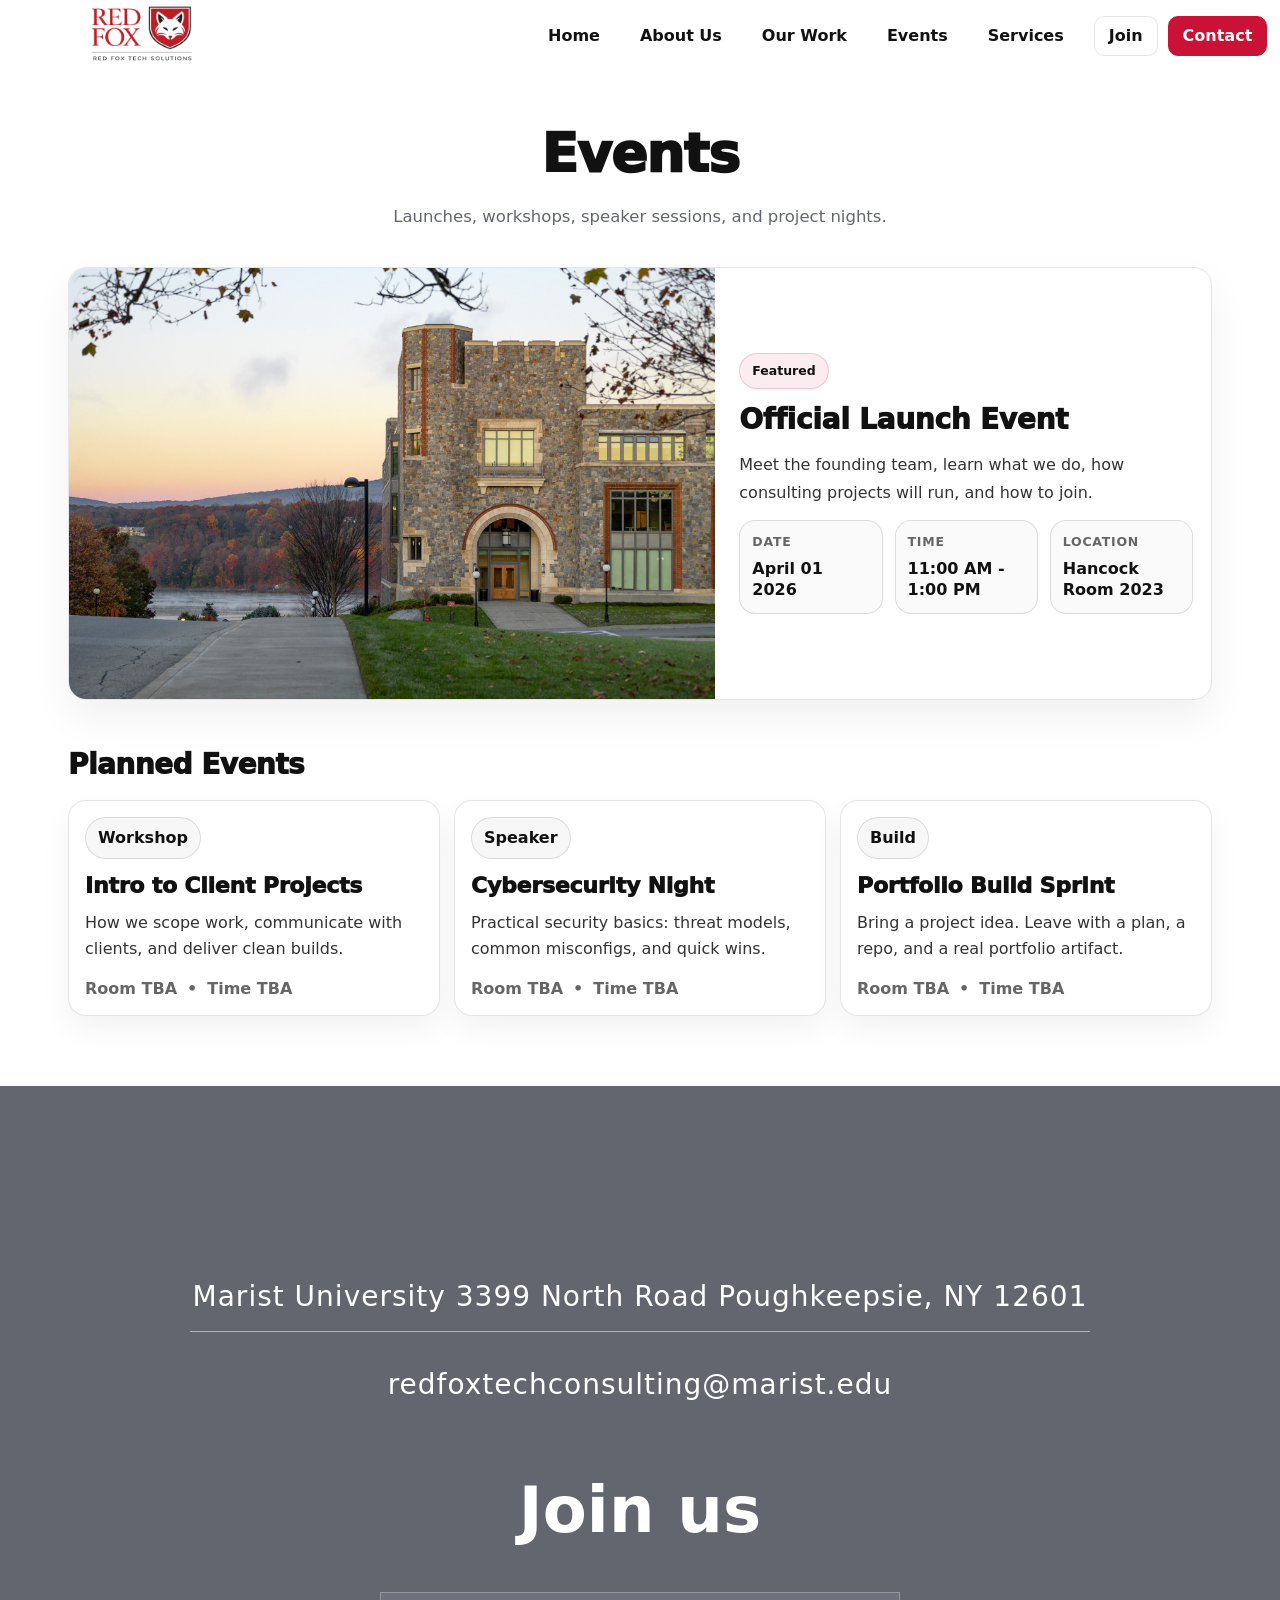
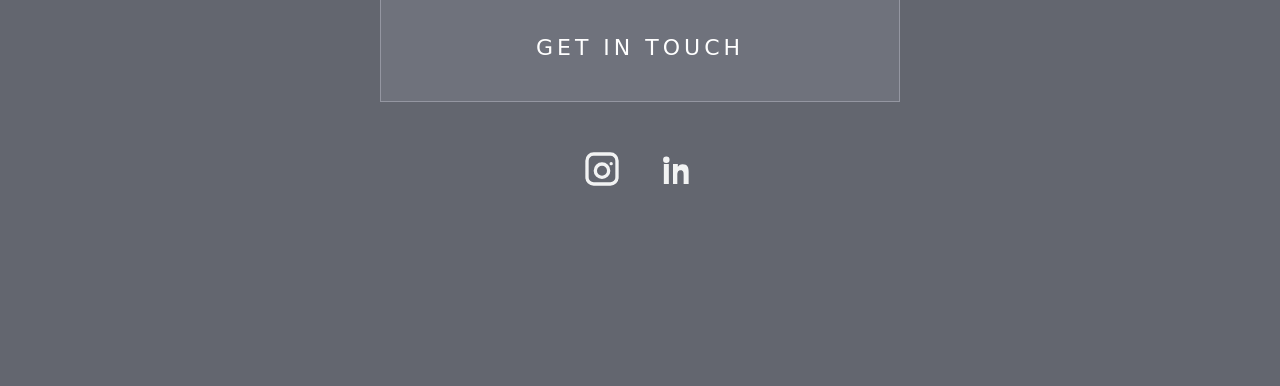
<file: events.html>
<!DOCTYPE html>
<html lang="en">
<head>
  <meta charset="UTF-8" />
  <meta name="viewport" content="width=device-width, initial-scale=1" />
  <title>Events | Red Fox Tech Consulting Society</title>
  <meta name="description" content="Upcoming events for Red Fox Tech Consulting Society at Marist University." />
  <link rel="icon" type="image/png" href="images/logo1.png" />
  <link rel="stylesheet" href="style.css" />
</head>

<body>

  <!-- HEADER / NAVBAR -->
 <header>
  <nav aria-label="Primary navigation">

    <!-- Brand (Logo + Name) -->
    <a class="brand" href="index.html" aria-label="Red Fox Tech Consulting Home">
      <img src="images/logo-new.png" alt="Red Fox Tech Consulting logo" width="32" height="32" />
      <span></span>
    </a>

    <!-- Hamburger (mobile) -->
    <button class="nav-toggle" type="button"
            aria-label="Open menu"
            aria-expanded="false"
            aria-controls="primary-menu">
      ☰
    </button>

    <!-- WRAP links + actions (this is what your main.js expects) -->
    <div class="nav-menu" id="primary-menu">

      <!-- Main nav links -->
      <ul class="nav-links">
        <li>
          <details>
            <summary>Home</summary>
            <ul>
              <li><a href="index.html#highlights">Highlights</a></li>
            </ul>
          </details>
        </li>

        <li>
          <details>
            <summary>About Us</summary>
            <ul>
              <li><a href="whoweare.html#who-we-are">Who We Are</a></li>
              <li><a href="about.html#leadership">Leadership</a></li>
            </ul>
          </details>
        </li>

        <li>
          <details>
            <summary>Our Work</summary>
            <ul>
              <li><a href="futureprojects.html">Future Projects</a></li>
              <li><a href="projectsoverview.html">Projects Overview</a></li>
            </ul>
          </details>
        </li>

        <li>
          <details>
            <summary>Events</summary>
            <ul>
              <li><a href="calendar.html">Interactive Calender</a></li>
              <li><a href="events.html#upcoming">Upcoming Events</a></li>
            </ul>
          </details>
        </li>

        <li>
          <details>
            <summary>Services</summary>
            <ul>
              <li><a href="services.html#what-we-offer">What We Offer</a></li>
              <li><a href="services.html#clients">Clients</a></li>
            </ul>
          </details>
        </li>
      </ul>

      <!-- Actions -->
      <div class="nav-actions">
        <a href="apply.html">Join</a>
        <a href="contact.html">Contact</a>
      </div>

    </div>
  </nav>
</header>

  <!-- MAIN -->
  <main id="events-page">

    <!-- SIMPLE HERO -->
    <section class="events-hero" aria-label="Events">
      <div class="events-container">
        <h1>Events</h1>
        <p>Launches, workshops, speaker sessions, and project nights.</p>
      </div>
    </section>

    <!-- FEATURED UPCOMING EVENT -->
    <section class="events-featured" id="upcoming" aria-label="Upcoming event">
      <div class="events-container">

        <div class="event-feature-card">
          <div class="event-feature-media">
            <img src="images/home.jpg" alt="Marist University campus" />
          </div>

          <div class="event-feature-content">
            <div class="event-badges">
              <span class="badge badge-featured">Featured</span>
              <!--<span class="badge badge-next">Next up</span> -->
            </div>

            <h2>Official Launch Event</h2>
            <p>
              Meet the founding team, learn what we do, how consulting projects will run,
              and how to join.
            </p>

            <div class="event-meta-grid">
              <div class="meta-tile">
                <span class="meta-label">DATE</span>
                <span class="meta-value">April 01 2026</span>
              </div>
              <div class="meta-tile">
                <span class="meta-label">Time</span>
                <span class="meta-value">11:00 AM - 1:00 PM</span>
              </div>
              <div class="meta-tile">
                <span class="meta-label">Location</span>
                <span class="meta-value">Hancock Room 2023</span>
              </div>
            </div>

          </div>
        </div>

      </div>
    </section>

    <!-- PLANNED EVENTS (cards only, no "get updates") -->
    <section class="events-list" aria-label="Planned events">
      <div class="events-container">
        <h2 class="events-section-title">Planned Events</h2>

        <div class="events-grid">

          <article class="event-card">
            <span class="event-tag">Workshop</span>
            <h3>Intro to Client Projects</h3>
            <p>How we scope work, communicate with clients, and deliver clean builds.</p>
            <div class="event-card-meta">
              <span>Room TBA</span>
              <span>•</span>
              <span>Time TBA</span>
            </div>
          </article>

          <article class="event-card">
            <span class="event-tag">Speaker</span>
            <h3>Cybersecurity Night</h3>
            <p>Practical security basics: threat models, common misconfigs, and quick wins.</p>
            <div class="event-card-meta">
              <span>Room TBA</span>
              <span>•</span>
              <span>Time TBA</span>
            </div>
          </article>

          <article class="event-card">
            <span class="event-tag">Build</span>
            <h3>Portfolio Build Sprint</h3>
            <p>Bring a project idea. Leave with a plan, a repo, and a real portfolio artifact.</p>
            <div class="event-card-meta">
              <span>Room TBA</span>
              <span>•</span>
              <span>Time TBA</span>
            </div>
          </article>

        </div>
      </div>
    </section>

  </main>

  <!-- FOOTER (same as your other pages) -->
  <footer class="rfc-footer">
    <div class="rfc-footer-inner">

      <p class="footer-address">
        Marist University 3399 North Road Poughkeepsie, NY 12601
      </p>

      <p class="footer-email">
        <a href="mailto:redfoxtechconsulting@marist.edu">redfoxtechconsulting@marist.edu</a>
      </p>

      <h2 class="footer-cta-title">Join us</h2>

      <a class="footer-btn" href="apply.html">GET IN TOUCH</a>

      <div class="footer-social" aria-label="Social links">
        <a href="#" aria-label="Instagram" class="social-link">
          <svg viewBox="0 0 24 24" aria-hidden="true">
            <path d="M7 2h10a5 5 0 0 1 5 5v10a5 5 0 0 1-5 5H7a5 5 0 0 1-5-5V7a5 5 0 0 1 5-5zm10 2H7a3 3 0 0 0-3 3v10a3 3 0 0 0 3 3h10a3 3 0 0 0 3-3V7a3 3 0 0 0-3-3zm-5 4a5 5 0 1 1 0 10 5 5 0 0 1 0-10zm0 2a3 3 0 1 0 0 6 3 3 0 0 0 0-6zm5.5-2.2a1 1 0 1 1 0 2 1 1 0 0 1 0-2z"/>
          </svg>
        </a>

        <a href="#" aria-label="LinkedIn" class="social-link">
          <svg viewBox="0 0 24 24" aria-hidden="true">
            <path d="M6.94 6.5A1.94 1.94 0 1 1 3.06 6.5a1.94 1.94 0 0 1 3.88 0zM3.5 21h3V9h-3v12zM9 9h2.9v1.64h.04c.4-.76 1.38-1.56 2.84-1.56 3.04 0 3.6 2 3.6 4.6V21h-3v-5.3c0-1.26-.02-2.88-1.76-2.88-1.76 0-2.03 1.37-2.03 2.78V21H9V9z"/>
          </svg>
        </a>
      </div>

    </div>
  </footer>

  <script src="javascript/main.js" defer></script>
</body>
</html>
</file>
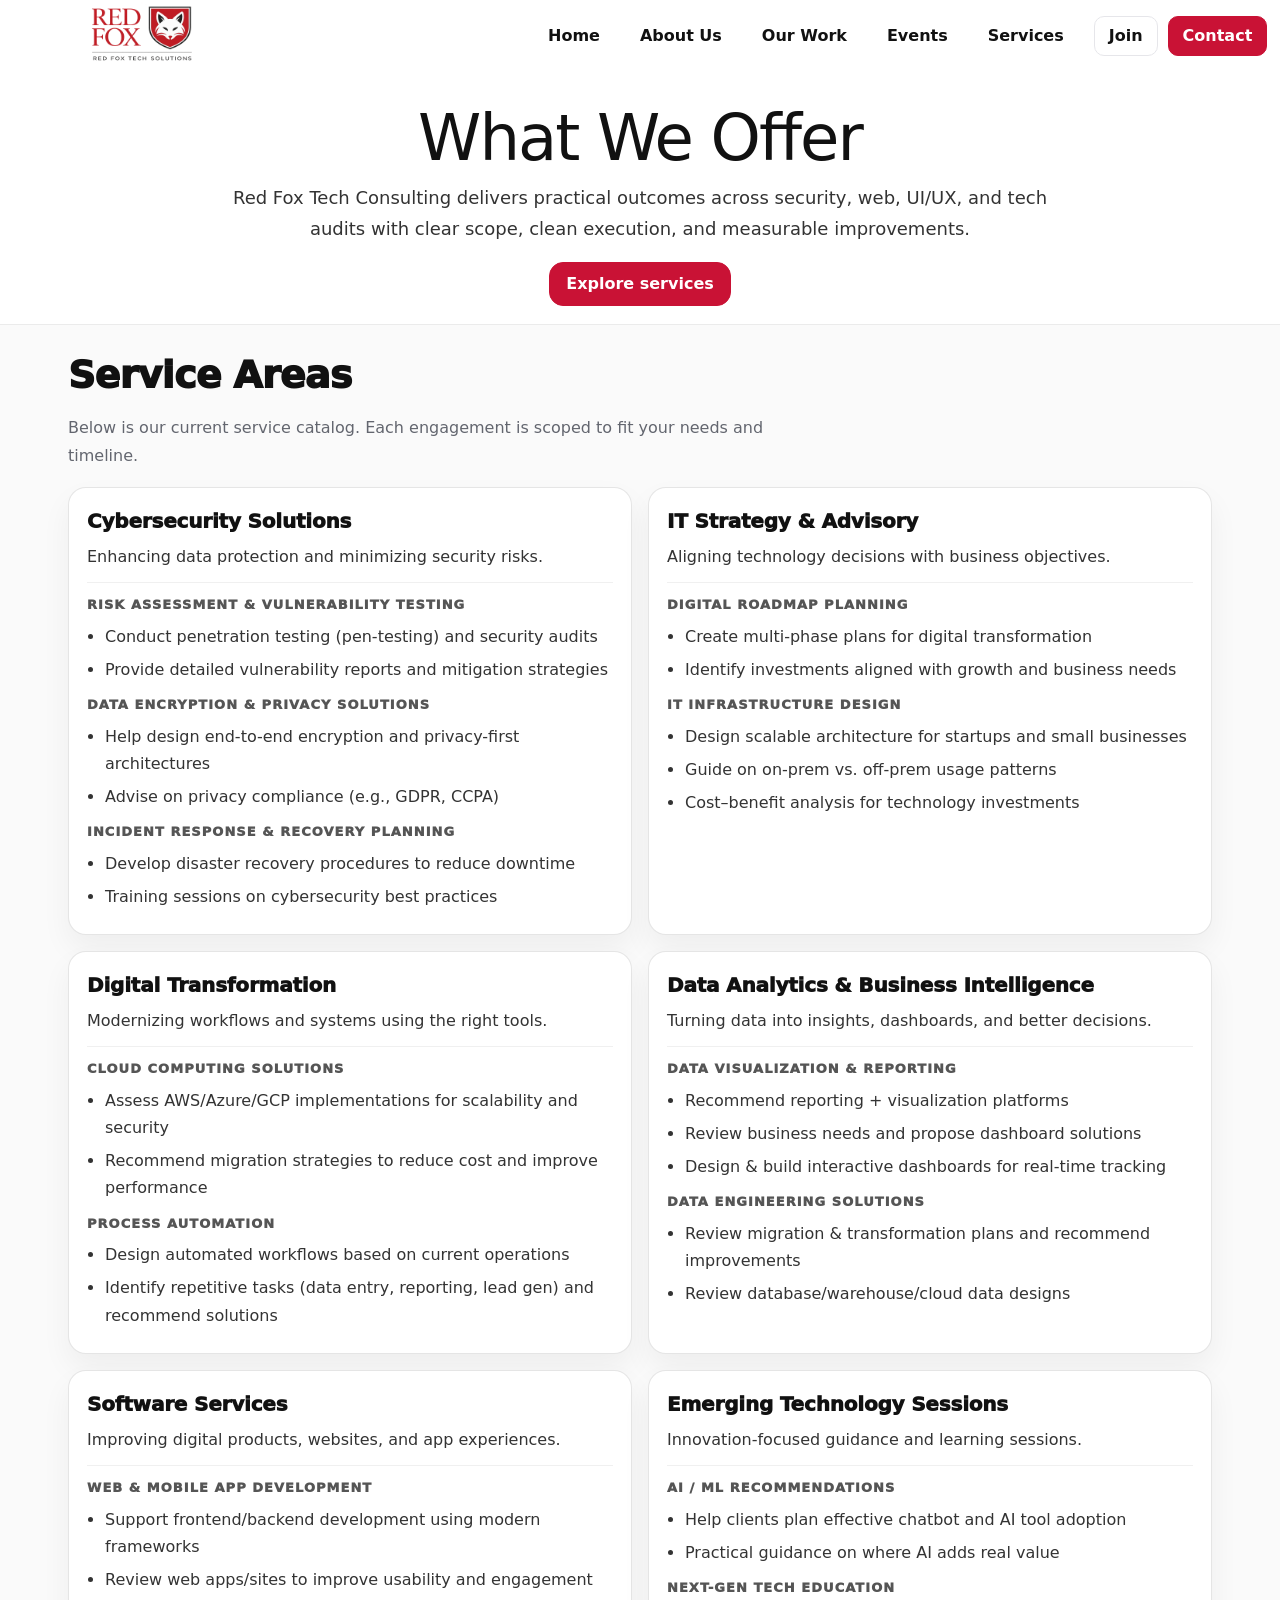
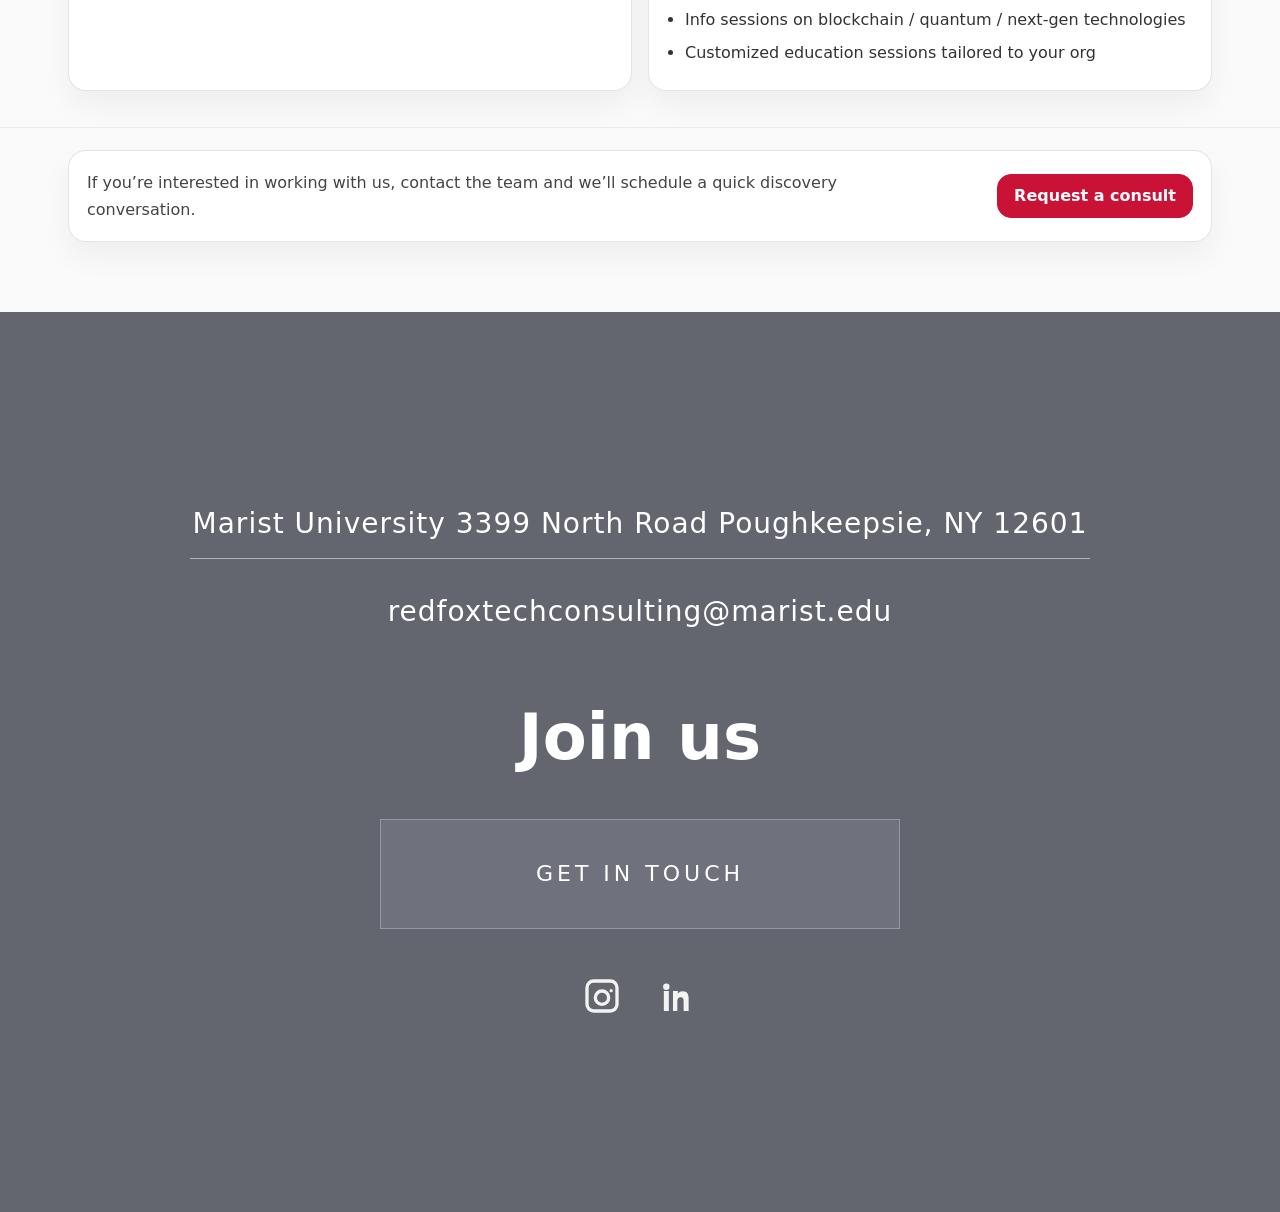
<file: services.html>
<!DOCTYPE html>
<html lang="en">
<head>
  <meta charset="UTF-8" />
  <meta name="viewport" content="width=device-width, initial-scale=1" />
  <title>Services | Red Fox Tech Consulting Society</title>
  <meta name="description" content="Services offered by Red Fox Tech Consulting Society at Marist University." />
  <link rel="icon" type="image/png" href="images/logo1.png" />
  <link rel="stylesheet" href="style.css">
</head>

<body>

 <header>
      
  <nav aria-label="Primary navigation">

    <!-- Brand (Logo + Name) -->
    <a class="brand" href="index.html" aria-label="Red Fox Tech Consulting Home">
      <img src="images/logo-new.png" alt="Red Fox Tech Consulting logo" width="32" height="32" />
      <span></span>
    </a>

    <!-- Hamburger (mobile) -->
    <button class="nav-toggle" type="button"
            aria-label="Open menu"
            aria-expanded="false"
            aria-controls="primary-menu">
      ☰
    </button>

    <!-- WRAP links + actions (this is what your main.js expects) -->
    <div class="nav-menu" id="primary-menu">

      <!-- Main nav links -->
      <ul class="nav-links">
        <li>
          <details>
            <summary>Home</summary>
            <ul>
              <li><a href="index.html#highlights">Highlights</a></li>
            </ul>
          </details>
        </li>

        <li>
          <details>
            <summary>About Us</summary>
            <ul>
              <li><a href="whoweare.html#who-we-are">Who We Are</a></li>
              <li><a href="about.html#leadership">Leadership</a></li>
            </ul>
          </details>
        </li>

        <li>
          <details>
            <summary>Our Work</summary>
            <ul>
              <li><a href="futureprojects.html">Future Projects</a></li>
              <li><a href="projectsoverview.html">Projects Overview</a></li>
            </ul>
          </details>
        </li>

        <li>
          <details>
            <summary>Events</summary>
            <ul>
              <li><a href="calendar.html">Interactive Calender</a></li>
              <li><a href="events.html#upcoming">Upcoming Events</a></li>
            </ul>
          </details>
        </li>

        <li>
          <details>
            <summary>Services</summary>
            <ul>
              <li><a href="services.html#what-we-offer">What We Offer</a></li>
              <li><a href="services.html#clients">Clients</a></li>
            </ul>
          </details>
        </li>
      </ul>

      <!-- Actions -->
      <div class="nav-actions">
        <a href="apply.html">Join</a>
        <a href="contact.html">Contact</a>
      </div>

    </div>
  </nav>

  </header>

  <!-- MAIN -->
  <main class="svc-page">
  
    
    <!-- HERO -->
    <section class="svc-hero" aria-label="Services hero">
      <div class="svc-wrap">
    
        <h1 class="svc-title">What We Offer</h1>
        <p class="svc-lede">
          Red Fox Tech Consulting delivers practical outcomes across security, web, UI/UX, and tech audits
          with clear scope, clean execution, and measurable improvements.
        </p>

        <div class="svc-hero-actions">
          <a class="svc-btn svc-btn-primary" href="#what-we-offer">Explore services</a>
          
        </div>
      </div>

      

    </section>

    <!-- WHAT WE OFFER -->
    <section id="what-we-offer" class="svc-section" aria-label="What we offer">
      <div class="svc-wrap">
        <h2 class="svc-h2">Service Areas</h2>
        <p class="svc-subtitle">
          Below is our current service catalog. Each engagement is scoped to fit your needs and timeline.
        </p>

        <div class="svc-grid">

          <!-- 1 -->
          <article class="svc-card">
            <div class="svc-card-top">
              <h3 class="svc-h3">Cybersecurity Solutions</h3>
              <p class="svc-one">
                Enhancing data protection and minimizing security risks.
              </p>
            </div>

            <div class="svc-block">
              <h4 class="svc-h4">Risk Assessment & Vulnerability Testing</h4>
              <ul class="svc-list">
                <li>Conduct penetration testing (pen-testing) and security audits</li>
                <li>Provide detailed vulnerability reports and mitigation strategies</li>
              </ul>
            </div>

            <div class="svc-block">
              <h4 class="svc-h4">Data Encryption & Privacy Solutions</h4>
              <ul class="svc-list">
                <li>Help design end-to-end encryption and privacy-first architectures</li>
                <li>Advise on privacy compliance (e.g., GDPR, CCPA)</li>
              </ul>
            </div>

            <div class="svc-block">
              <h4 class="svc-h4">Incident Response & Recovery Planning</h4>
              <ul class="svc-list">
                <li>Develop disaster recovery procedures to reduce downtime</li>
                <li>Training sessions on cybersecurity best practices</li>
              </ul>
            </div>
          </article>

          <!-- 2 -->
          <article class="svc-card">
            <div class="svc-card-top">
              <h3 class="svc-h3">IT Strategy & Advisory</h3>
              <p class="svc-one">
                Aligning technology decisions with business objectives.
              </p>
            </div>

            <div class="svc-block">
              <h4 class="svc-h4">Digital Roadmap Planning</h4>
              <ul class="svc-list">
                <li>Create multi-phase plans for digital transformation</li>
                <li>Identify investments aligned with growth and business needs</li>
              </ul>
            </div>

            <div class="svc-block">
              <h4 class="svc-h4">IT Infrastructure Design</h4>
              <ul class="svc-list">
                <li>Design scalable architecture for startups and small businesses</li>
                <li>Guide on on-prem vs. off-prem usage patterns</li>
                <li>Cost–benefit analysis for technology investments</li>
              </ul>
            </div>
          </article>

          <!-- 3 -->
          <article class="svc-card">
            <div class="svc-card-top">
              <h3 class="svc-h3">Digital Transformation</h3>
              <p class="svc-one">
                Modernizing workflows and systems using the right tools.
              </p>
            </div>

            <div class="svc-block">
              <h4 class="svc-h4">Cloud Computing Solutions</h4>
              <ul class="svc-list">
                <li>Assess AWS/Azure/GCP implementations for scalability and security</li>
                <li>Recommend migration strategies to reduce cost and improve performance</li>
              </ul>
            </div>

            <div class="svc-block">
              <h4 class="svc-h4">Process Automation</h4>
              <ul class="svc-list">
                <li>Design automated workflows based on current operations</li>
                <li>Identify repetitive tasks (data entry, reporting, lead gen) and recommend solutions</li>
              </ul>
            </div>
          </article>

          <!-- 4 -->
          <article class="svc-card">
            <div class="svc-card-top">
              <h3 class="svc-h3">Data Analytics & Business Intelligence</h3>
              <p class="svc-one">
                Turning data into insights, dashboards, and better decisions.
              </p>
            </div>

            <div class="svc-block">
              <h4 class="svc-h4">Data Visualization & Reporting</h4>
              <ul class="svc-list">
                <li>Recommend reporting + visualization platforms</li>
                <li>Review business needs and propose dashboard solutions</li>
                <li>Design & build interactive dashboards for real-time tracking</li>
              </ul>
            </div>

            <div class="svc-block">
              <h4 class="svc-h4">Data Engineering Solutions</h4>
              <ul class="svc-list">
                <li>Review migration & transformation plans and recommend improvements</li>
                <li>Review database/warehouse/cloud data designs</li>
              </ul>
            </div>
          </article>

          <!-- 5 -->
          <article class="svc-card">
            <div class="svc-card-top">
              <h3 class="svc-h3">Software Services</h3>
              <p class="svc-one">
                Improving digital products, websites, and app experiences.
              </p>
            </div>

            <div class="svc-block">
              <h4 class="svc-h4">Web & Mobile App Development</h4>
              <ul class="svc-list">
                <li>Support frontend/backend development using modern frameworks</li>
                <li>Review web apps/sites to improve usability and engagement</li>
              </ul>
            </div>
          </article>

          <!-- 6 -->
          <article class="svc-card">
            <div class="svc-card-top">
              <h3 class="svc-h3">Emerging Technology Sessions</h3>
              <p class="svc-one">
                Innovation-focused guidance and learning sessions.
              </p>
            </div>

            <div class="svc-block">
              <h4 class="svc-h4">AI / ML Recommendations</h4>
              <ul class="svc-list">
                <li>Help clients plan effective chatbot and AI tool adoption</li>
                <li>Practical guidance on where AI adds real value</li>
              </ul>
            </div>

            <div class="svc-block">
              <h4 class="svc-h4">Next-Gen Tech Education</h4>
              <ul class="svc-list">
                <li>Info sessions on blockchain / quantum / next-gen technologies</li>
                <li>Customized education sessions tailored to your org</li>
              </ul>
            </div>
          </article>

        </div>
      </div>
    </section>

    <!-- CLIENTS -->
    <section id="clients" class="svc-section svc-section-alt" aria-label="Clients">
      <div class="svc-wrap">
         

        <div class="svc-clients-card">
          <p class="svc-muted">
            If you’re interested in working with us, contact the team and we’ll schedule a quick discovery conversation.
          </p>
          <a class="svc-btn svc-btn-primary" href="contact.html">Request a consult</a>
        </div>
      </div>
    </section>

  </main>

  <!-- FOOTER -->
  <footer class="rfc-footer">
    <div class="rfc-footer-inner">

      <p class="footer-address">
        Marist University 3399 North Road Poughkeepsie, NY 12601
      </p>

      <p class="footer-email">
        <a href="mailto:redfoxtechconsulting@marist.edu">redfoxtechconsulting@marist.edu</a>
      </p>

      <h2 class="footer-cta-title">Join us</h2>

      <a class="footer-btn" href="apply.html">GET IN TOUCH</a>

      <div class="footer-social" aria-label="Social links">
        <a href="#" aria-label="Instagram" class="social-link">
          <svg viewBox="0 0 24 24" aria-hidden="true">
            <path d="M7 2h10a5 5 0 0 1 5 5v10a5 5 0 0 1-5 5H7a5 5 0 0 1-5-5V7a5 5 0 0 1 5-5zm10 2H7a3 3 0 0 0-3 3v10a3 3 0 0 0 3 3h10a3 3 0 0 0 3-3V7a3 3 0 0 0-3-3zm-5 4a5 5 0 1 1 0 10 5 5 0 0 1 0-10zm0 2a3 3 0 1 0 0 6 3 3 0 0 0 0-6zm5.5-2.2a1 1 0 1 1 0 2 1 1 0 0 1 0-2z"/>
          </svg>
        </a>

        <a href="#" aria-label="LinkedIn" class="social-link">
          <svg viewBox="0 0 24 24" aria-hidden="true">
            <path d="M6.94 6.5A1.94 1.94 0 1 1 3.06 6.5a1.94 1.94 0 0 1 3.88 0zM3.5 21h3V9h-3v12zM9 9h2.9v1.64h.04c.4-.76 1.38-1.56 2.84-1.56 3.04 0 3.6 2 3.6 4.6V21h-3v-5.3c0-1.26-.02-2.88-1.76-2.88-1.76 0-2.03 1.37-2.03 2.78V21H9V9z"/>
          </svg>
        </a>
      </div>

    </div>
  </footer>

  <script src="javascript/main.js" defer></script>
</body>
</html>
</file>
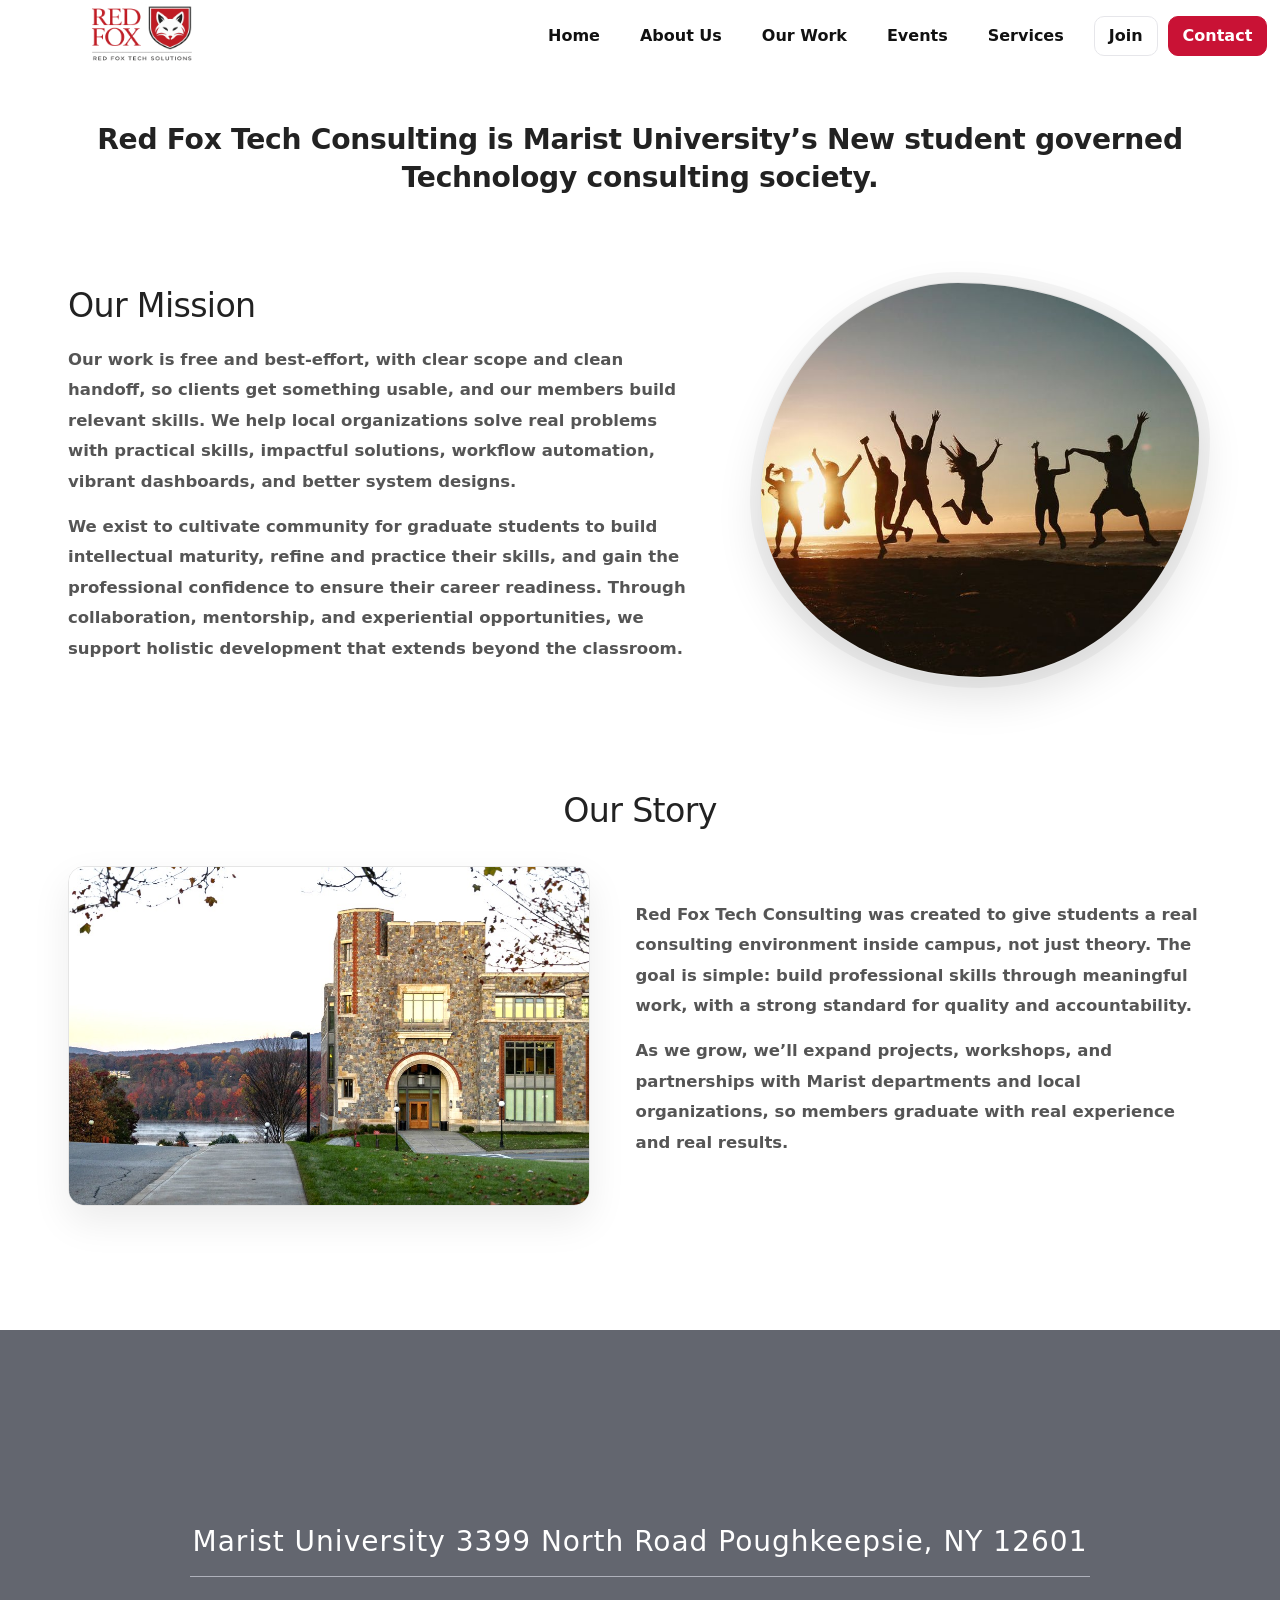
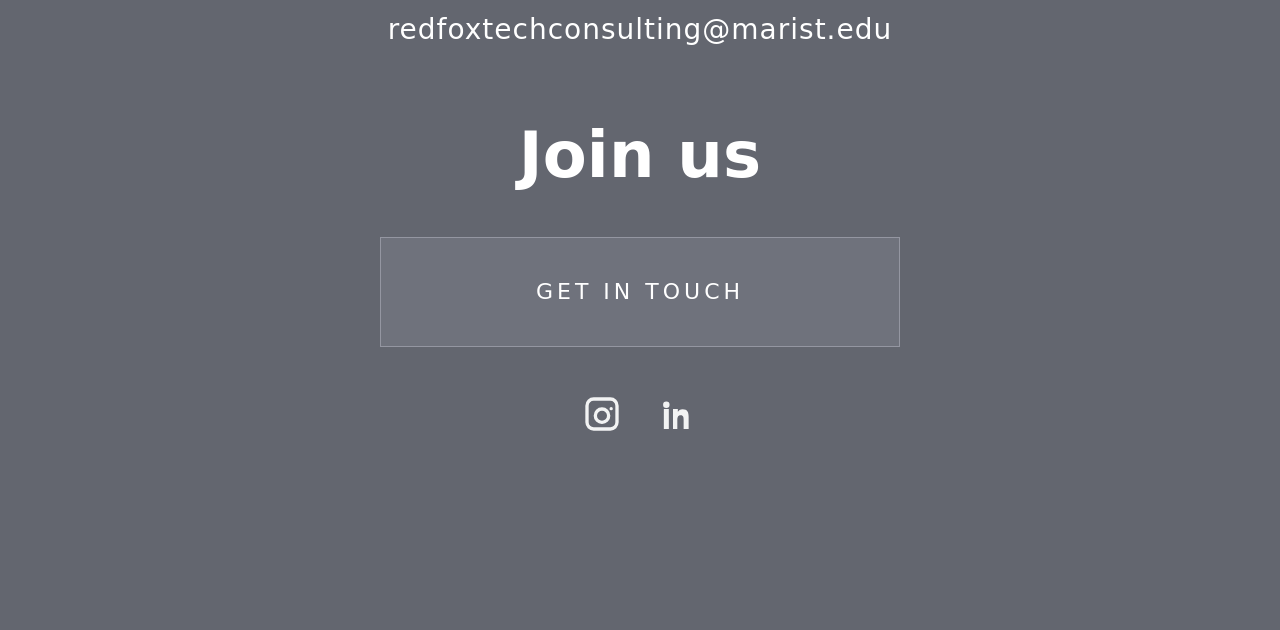
<file: whoweare.html>
<!DOCTYPE html>
<html lang="en">
<head>
  <meta charset="UTF-8" />
  <meta name="viewport" content="width=device-width, initial-scale=1" />
  <title>Who We Are | Red Fox Tech Consulting Society</title>
  <meta name="description" content="Learn about Red Fox Tech Consulting Society at Marist University—our mission and story." />
  <link rel="icon" type="image/png" href="images/logo1.png" />
  <link rel="stylesheet" href="style.css" />
</head>

<body>

  <!-- HEADER / NAVBAR -->
<header>
  <nav aria-label="Primary navigation">

    <!-- Brand (Logo + Name) -->
    <a class="brand" href="index.html" aria-label="Red Fox Tech Consulting Home">
      <img src="images/logo-new.png" alt="Red Fox Tech Consulting logo" width="32" height="32" />
      <span></span>
    </a>

    <!-- Hamburger (mobile) -->
    <button class="nav-toggle" type="button"
            aria-label="Open menu"
            aria-expanded="false"
            aria-controls="primary-menu">
      ☰
    </button>

    <!-- WRAP links + actions (this is what your main.js expects) -->
    <div class="nav-menu" id="primary-menu">

      <!-- Main nav links -->
      <ul class="nav-links">
        <li>
          <details>
            <summary>Home</summary>
            <ul>
              <li><a href="index.html#highlights">Highlights</a></li>
            </ul>
          </details>
        </li>

        <li>
          <details>
            <summary>About Us</summary>
            <ul>
              <li><a href="whoweare.html#who-we-are">Who We Are</a></li>
              <li><a href="about.html#leadership">Leadership</a></li>
            </ul>
          </details>
        </li>

        <li>
          <details>
            <summary>Our Work</summary>
            <ul>
              <li><a href="futureprojects.html">Future Projects</a></li>
              <li><a href="projectsoverview.html">Projects Overview</a></li>
            </ul>
          </details>
        </li>

        <li>
          <details>
            <summary>Events</summary>
            <ul>
              <li><a href="calendar.html">Interactive Calender</a></li>
              <li><a href="events.html#upcoming">Upcoming Events</a></li>
            </ul>
          </details>
        </li>

        <li>
          <details>
            <summary>Services</summary>
            <ul>
              <li><a href="services.html#what-we-offer">What We Offer</a></li>
              <li><a href="services.html#clients">Clients</a></li>
            </ul>
          </details>
        </li>
      </ul>

      <!-- Actions -->
      <div class="nav-actions">
        <a href="apply.html">Join</a>
        <a href="contact.html">Contact</a>
      </div>

    </div>
  </nav>
</header>
  <!-- MAIN -->
  <main class="ww-page">

    <!-- TOP TAGLINE (center) -->
    <section class="ww-top" aria-label="Who we are intro">
      <div class="ww-wrap">
        <p class="ww-tagline">
          <b>Red Fox Tech Consulting is Marist University’s New student governed Technology consulting society.</b>
        </p>
      </div>
    </section>

    <!-- OUR MISSION (text left, blob image right) -->
    <section class="ww-section" aria-label="Our Mission">
      <div class="ww-wrap ww-grid">
        <div class="ww-copy">
          <h2 class="ww-title">Our Mission</h2>
          <p class="ww-text">
            <b>Our work is free and best-effort, with clear scope and clean handoff, so clients get something usable, and our members build relevant skills. We help local organizations solve real problems with practical skills, impactful solutions, workflow automation, vibrant dashboards, and better system designs.</b>

          </p>
          <p class="ww-text">
  <b>We exist to cultivate community for graduate students to build intellectual maturity, refine and practice their skills, and gain the professional confidence to ensure their career readiness. Through collaboration, mentorship, and experiential opportunities, we support holistic development that extends beyond the classroom.</b>
          </p>
        </div>

        <div class="ww-visual">
          <div class="ww-blob">
            <!-- Placeholder image for now -->
            <img src="images/group1.jpg" alt="Students collaborating at Red Fox Tech Consulting" />
          </div>
        </div>
      </div>
    </section>

    <!-- OUR STORY (image left, text right) -->
    <section class="ww-section" aria-label="Our Story">
      <div class="ww-wrap">
        <h2 class="ww-title ww-title-center">Our Story</h2>

        <div class="ww-grid ww-grid-story">
          <div class="ww-media">
            <!-- Placeholder image for now -->
            <img src="images/home1.jpg" alt="Red Fox Tech Consulting society story" />
          </div>

          <div class="ww-copy">
            <p class="ww-text">
              <b>Red Fox Tech Consulting was created to give students a real consulting environment inside campus,
              not just theory. The goal is simple: build professional skills through meaningful work, with a
              strong standard for quality and accountability.</b>
            </p>
            <p class="ww-text">
              <b>As we grow, we’ll expand projects, workshops, and partnerships with Marist departments and local
              organizations, so members graduate with real experience and real results.</b>
            </p>
          </div>
        </div>
      </div>
    </section>

  </main>

  <!-- FOOTER -->
  <footer class="rfc-footer">
    <div class="rfc-footer-inner">

      <p class="footer-address">
        Marist University 3399 North Road Poughkeepsie, NY 12601
      </p>

      <p class="footer-email">
        <a href="mailto:redfoxtechconsulting@marist.edu">redfoxtechconsulting@marist.edu</a>
      </p>

      <h2 class="footer-cta-title">Join us</h2>

      <a class="footer-btn" href="apply.html">GET IN TOUCH</a>

      <div class="footer-social" aria-label="Social links">
        <!-- Instagram -->
        <a href="#" aria-label="Instagram" class="social-link">
          <svg viewBox="0 0 24 24" aria-hidden="true">
            <path d="M7 2h10a5 5 0 0 1 5 5v10a5 5 0 0 1-5 5H7a5 5 0 0 1-5-5V7a5 5 0 0 1 5-5zm10 2H7a3 3 0 0 0-3 3v10a3 3 0 0 0 3 3h10a3 3 0 0 0 3-3V7a3 3 0 0 0-3-3zm-5 4a5 5 0 1 1 0 10 5 5 0 0 1 0-10zm0 2a3 3 0 1 0 0 6 3 3 0 0 0 0-6zm5.5-2.2a1 1 0 1 1 0 2 1 1 0 0 1 0-2z"/>
          </svg>
        </a>

        <!-- LinkedIn -->
        <a href="#" aria-label="LinkedIn" class="social-link">
          <svg viewBox="0 0 24 24" aria-hidden="true">
            <path d="M6.94 6.5A1.94 1.94 0 1 1 3.06 6.5a1.94 1.94 0 0 1 3.88 0zM3.5 21h3V9h-3v12zM9 9h2.9v1.64h.04c.4-.76 1.38-1.56 2.84-1.56 3.04 0 3.6 2 3.6 4.6V21h-3v-5.3c0-1.26-.02-2.88-1.76-2.88-1.76 0-2.03 1.37-2.03 2.78V21H9V9z"/>
          </svg>
        </a>
      </div>

    </div>
  </footer>

  <script src="javascript/main.js" defer></script>
</body>
</html>
</file>
<file: style.css>
/* =========================================
   Red Fox Tech Consulting — styles.css
   (built for YOUR exact HTML structure)
========================================= */

:root{
  --marist-red:#c91235;
  --greystone:#63666f;
  --text:#111;
  --border:#e6e6ea;
  --bg:#fff;

  --shadow:0 10px 30px rgba(0,0,0,.10);

  --nav-h:72px;
  --max:1180px;
}

*{ box-sizing:border-box; }
html,body{ margin:0; padding:0; }
body{
  font-family:system-ui,-apple-system,Segoe UI,Roboto,Arial,sans-serif;
  background:var(--bg);
  color:var(--text);
  line-height:1.5;
}
img{ display:block; max-width:100%; }
a{ color:inherit; text-decoration:none; }

  /* =========================
   HEADER / NAV
========================= */
header{
  position:fixed;
  top:0;
  left:0;
  right:0;
  width:100%;
  z-index:999;
  background:rgba(255,255,255,.92);
  backdrop-filter:blur(10px);
  border-bottom:none;
}

header nav{
  max-width:var(--max);
  margin:0 auto;
  padding:0 18px;
  height:var(--nav-h);

  /* brand | menu (links+actions) | hamburger (hidden on desktop) */
  display:grid;
  grid-template-columns:330px 1fr auto;
  align-items:center;
  column-gap:18px;
}

/* nav logo image */

header .brand img {
  height: 64px !important;
  width: auto !important;
  max-height: none !important;
  max-width: none !important;
  display: block;
}

/* Brand */
header nav > a.brand{
  display:flex;
  align-items:center;
  gap:12px;
  white-space:nowrap;
  font-weight:900;
  height:var(--nav-h);
}

header nav > a.brand img{
  height:52px;
  width:auto;
  object-fit:contain;
  transform:scale(1.55);
  transform-origin:left center;
}

header nav > a.brand span{
  font-size:18px;
  font-weight:900;
}

/* Hamburger button (hidden on desktop) */
.nav-toggle{
  display:none;
}

/* Wrapper that holds links + actions */
.nav-menu{
  display:grid;
  grid-template-columns:1fr auto;
  align-items:center;
  column-gap:18px;
}

/* Menu UL (center area) — SAME AS YOURS */
.nav-links{
  list-style:none;
  margin:0;
  padding:0;

  display:flex;
  align-items:center;
  justify-content:flex-start;
  gap:16px;

  padding-left:120px; /* your original */
}

.nav-links > li{ position:relative; }
details{ position:relative; }

summary{
  list-style:none;
  cursor:pointer;
  padding:10px 12px;
  font-weight:750;
  background:transparent;
  border-radius:10px;
  position:relative;
}
summary::-webkit-details-marker{ display:none; }
header nav summary{ white-space:nowrap; }

/* Red underline hover — SAME AS YOURS */
summary::after{
  content:"";
  position:absolute;
  left:12px;
  right:12px;
  bottom:6px;
  height:2px;
  background:var(--marist-red);
  transform:scaleX(0);
  transform-origin:left;
  transition:transform .18s ease;
}
summary:hover::after,
details[open] > summary::after{
  transform:scaleX(1);
}

/* Dropdown menu — SAME AS YOURS */
details > ul{
  list-style:none;
  margin:0;
  padding:8px;

  min-width:220px;
  position:absolute;
  top:calc(100% + 10px);
  left:0;

  background:#fff;
  border:1px solid var(--border);
  border-radius:14px;
  box-shadow:var(--shadow);

  display:none;
}
details[open] > ul{ display:block; }

details > ul > li > a{
  display:block;
  padding:10px 10px;
  border-radius:10px;
}
details > ul > li > a:hover{
  background:#f2f3f5;
}

/* Actions — SAME AS YOURS (just selector changed) */
.nav-actions{
  display:flex;
  align-items:center;
  gap:10px;
  white-space:nowrap;
}

.nav-actions a{
  display:inline-flex;
  align-items:center;
  justify-content:center;

  height:40px;
  padding:0 14px;
  border-radius:10px;
  border:1px solid var(--border);
  font-weight:800;
}

.nav-actions a:first-child{ background:#fff; }

.nav-actions a:last-child{
  background:var(--marist-red);
  border-color:var(--marist-red);
  color:#fff;
}

body{ padding-top: var(--nav-h); }

/* =========================
   MOBILE (Hamburger)
========================= */
@media (max-width: 900px){

  /* show hamburger */
  .nav-toggle{
    display:inline-flex;
    align-items:center;
    justify-content:center;
    height:40px;
    width:44px;
    border:1px solid var(--border);
    background:#fff;
    border-radius:12px;
    cursor:pointer;
    font-weight:900;
  }

  /* menu becomes a panel (closed by default) */
  .nav-menu{
    position:fixed;
    top:calc(var(--nav-h) + 10px);
    left:14px;
    right:14px;
    z-index:1000;

    display:grid;
    grid-template-columns:1fr;
    gap:12px;

    padding:14px;
    background:#fff;
    border:1px solid var(--border);
    border-radius:18px;
    box-shadow:var(--shadow);

    max-height:calc(100vh - (var(--nav-h) + 30px));
    overflow:auto;

    opacity:0;
    transform:translateY(-8px);
    pointer-events:none;
    transition:opacity .18s ease, transform .18s ease;
  }

  /* Your JS toggles nav-open on <nav> */
  header nav.nav-open .nav-menu{
    opacity:1;
    transform:translateY(0);
    pointer-events:auto;
  }

  /* stack links */
  .nav-links{
    padding-left:0;
    flex-direction:column;
    align-items:stretch;
    gap:10px;
  }

  /* accordion dropdown (prevents overlap) */
  details{
    border:1px solid var(--border);
    border-radius:14px;
    overflow:hidden;
    background:#fff;
  }

  /* kill absolute dropdown on mobile */
  details > ul{
    position:static;
    min-width:0;
    box-shadow:none;
    border:0;
    background:transparent;

    display:none;
    padding:0 12px 12px;
  }
  details[open] > ul{ display:block; }

  details > ul > li > a{ background:#f2f3f5; }

  /* actions stacked */
  .nav-actions{
    flex-direction:column;
    align-items:stretch;
  }
  .nav-actions a{ width:100%; }
}
/* =========================
   MAIN / HERO (full screen)
========================= */
main{
  margin:0;
  padding:0;
}

/* Hero section full-bleed */
section[aria-label="Hero section"]{
  width:100vw;
  margin:0;
  overflow:hidden;
  position:relative;
}

/* Hero image fills viewport under navbar */
section[aria-label="Hero section"] > img{
  width:100%;
  height:calc(100vh - var(--nav-h));
  object-fit:cover;
}

/* Overlay tint (left-to-right) */
section[aria-label="Hero section"]::before{
  content:"";
  position:absolute;
  inset:0;
  background:linear-gradient(
    90deg,
    rgba(0,0,0,.62) 0%,
    rgba(0,0,0,.35) 45%,
    rgba(0,0,0,0) 80%
  );
  pointer-events:none;
}

/* Overlay container (your div after the image) */
section[aria-label="Hero section"] > div{
  position:absolute;
  inset:0;

  display:flex;
  flex-direction:column;
  justify-content:center;
  gap:10px;

  padding:28px;
  width:100%;
  color:#fff;
}

/* Title */
section[aria-label="Hero section"] h1{
  margin:0;
  font-size:clamp(28px, 3.6vw, 48px);
  line-height:1.05;
  font-weight:900;
  max-width:18ch;
}

/* Mission statement ONLY (exclude hero-school) */
section[aria-label="Hero section"] p:not(.hero-school){
  margin:0;
  color:rgba(255,255,255,.92);
  max-width:60ch;
}

/* Buttons wrapper (the inner div inside overlay) */
section[aria-label="Hero section"] > div > div{
  display:flex;
  gap:12px;
  margin-top:10px;
  flex-wrap:wrap;
}

/* Hero buttons */
section[aria-label="Hero section"] > div > div a{
  display:inline-flex;
  align-items:center;
  justify-content:center;

  height:44px;
  padding:0 18px;
  border-radius:14px;
  font-weight:900;
  border:1px solid transparent;
}

/* Contact = primary (first link) */
section[aria-label="Hero section"] > div > div a:first-child{
  background:var(--marist-red);
  border-color:var(--marist-red);
  color:#fff;
}

/* Apply = secondary (second link) */
section[aria-label="Hero section"] > div > div a:last-child{
  background:rgba(255,255,255,.14);
  border-color:rgba(255,255,255,.25);
  color:#fff;
}

/* School line: centered + Marist red */
.hero-school{
  position:absolute;
  left:50%;
  bottom:22px;
  transform:translateX(-50%);
  margin:0;
text-shadow: #63666f;
  color:rgb(253, 252, 252);
  font-weight:900;
  letter-spacing:.4px;
  text-align:center;
  border: 2px solid rgb(198, 195, 195);
  

  /* keeps it from hugging edges */
  padding:0 16px;
}

header{
  position: fixed;
  top: 0;
  z-index: 1000;
}



/* if your navbar became rounded / shadowed / floating by mistake, reset it */
header nav{
  width: 100% !important;
  border-radius: 0 !important;
  box-shadow: none !important;
  transform: none !important;
  left: auto !important;
  right: auto !important;
  top: auto !important;
}

/* responsive */
@media (max-width: 900px){
  header{ padding-top: 10px !important; }
}


/* =========================
   FOOTER
========================= */
footer{
  margin: 0;
  padding: 0;
  max-width: none;
  color: inherit;
}

/* =========================
   Full-screen Footer (Join us) — Marist Greys
========================= */
.rfc-footer{
  /* full width (edge to edge) */
  width: 100vw;
  max-width: none;
  margin: 0;
  margin-left: calc(50% - 50vw);
  margin-right: calc(50% - 50vw);

  /* full screen height */
  min-height: 100vh;

  /* Marist greystone background */
  background: var(--greystone);  /* #63666f */
  color: #fff;

  display: flex;
  align-items: center;
  justify-content: center;

  padding: 80px 18px;
}

.rfc-footer-inner{
  max-width: 1100px;
  width: 100%;
  margin: 0 auto;
  text-align: center;
}

.footer-address{
  margin: 0 auto 26px;
  font-size: 28px;
  font-weight: 300;
  letter-spacing: 1px;
  line-height: 1.25;
  max-width: 1100px;
  position: relative;
  padding-bottom: 18px;
}

/* thin line under address (Bright Gray from palette) */
.footer-address::after{
  content:"";
  position:absolute;
  left: 50%;
  bottom: 0;
  transform: translateX(-50%);
  width: min(900px, 92vw);
  height: 1px;
  background: rgba(217, 218, 228, .65); /* #d9dae4 */
}

.footer-email{
  margin: 32px 0 56px;
  font-size: 28px;
  font-weight: 300;
  letter-spacing: 1px;
}

.footer-email a{
  color: #fff;
  text-decoration: none;
}

.footer-email a:hover{
  color: rgba(255,255,255,.85);
}

.footer-cta-title{
  margin: 0 0 34px;
  font-size: clamp(44px, 5vw, 76px);
  font-weight: 800;
  letter-spacing: .2px;
}

.footer-btn{
  display: inline-flex;
  align-items: center;
  justify-content: center;

  width: min(520px, 92vw);
  height: 110px;

  /* grey glass button */
  background: rgba(217, 218, 228, .10);
  border: 1px solid rgba(217, 218, 228, .35);
  color: #fff;

  text-decoration: none;
  font-size: 22px;
  letter-spacing: 4px;
  text-transform: uppercase;

  transition: transform .15s ease, background .15s ease, border-color .15s ease;
}

.footer-btn:hover{
  transform: translateY(-2px);
  background: rgba(217, 218, 228, .16);
  border-color: rgba(217, 218, 228, .55);
}

.footer-social{
  margin-top: 44px;
  display: flex;
  justify-content: center;
  gap: 30px;
}

.social-link{
  width: 46px;
  height: 46px;
  display: inline-flex;
  align-items: center;
  justify-content: center;
  color: #fff;
  opacity: .92;
}

.social-link svg{
  width: 40px;
  height: 40px;
  fill: currentColor;
}

.social-link:hover{
  opacity: 1;
  transform: translateY(-1px);
}

/* Mobile tweaks */
@media (max-width: 700px){
  .footer-address,
  .footer-email{
    font-size: 18px;
  }

  .footer-btn{
    height: 86px;
    font-size: 18px;
    letter-spacing: 3px;
  }
}
 
 
/* ==============================================
   ABOUT US - Leadership Page: Board grid + Modal
================================================== */

#leadership{
  padding: 40px 0 70px;
}

.board-grid{
  max-width: var(--max);
  margin: 22px auto 0;
  padding: 0 18px;

  display: grid;
  grid-template-columns: repeat(3, minmax(0, 1fr));
  gap: 18px;
}

.board-card{
  border: 1px solid var(--border);
  border-radius: 14px;
  background: #fff;
  padding: 14px;
  text-align: left;
  cursor: pointer;

  transition: transform .18s ease, box-shadow .18s ease, border-color .18s ease;
}

.board-card:hover{
  transform: translateY(-2px);
  box-shadow: 0 14px 26px rgba(0,0,0,.08);
  border-color: rgba(201,18,53,.25);
}

.board-card:focus-visible{
  outline: 3px solid rgba(201,18,53,.35);
  outline-offset: 2px;
}

.board-card img{
  width: 100%;
  height: 296px;
  object-fit: cover;
  border-radius: 12px;
  background: #f3f3f3;
}

.board-meta{
  margin-top: 12px;
}

.board-name{
  font-weight: 850;
  font-size: 16px;
  line-height: 1.2;
  color: #c91235;
}

.board-role{
  margin-top: 4px;
  color: var(black);
  font-size: 15.5px;
  font-weight: 500;
  line-height: 1.2;
}

/* ---------- Modal ---------- */
.modal{
  display: none;
  position: fixed;
  inset: 0;
  z-index: 2000;
}

.modal.is-open{
  display: block;
}

.modal-backdrop{
  position: absolute;
  inset: 0;
  background: rgba(0,0,0,.55);
}

/* modal box */
.modal-panel{
  position: absolute;
  left: 50%;
  top: 50%;
  transform: translate(-50%, -48%);
  width: min(820px, 92vw);
  background: #fff;
  border-radius: 18px;
  box-shadow: 0 22px 60px rgba(0,0,0,.25);

  overflow: hidden;          /* keep everything inside */
  max-height: 90vh;          /* never exceed screen height */

  opacity: 0;
  transition: opacity .18s ease, transform .18s ease;

  display: flex;             /* keeps layout stable */
  flex-direction: column;
}

.modal.is-open .modal-panel{
  opacity: 1;
  transform: translate(-50%, -50%);
}

.modal-close{
  position: absolute;
  top: 10px;
  right: 12px;
  width: 42px;
  height: 42px;
  border: 1px solid rgba(0,0,0,.12);
  border-radius: 12px;
  background: rgba(255,255,255,.9);
  cursor: pointer;
  font-size: 24px;
  line-height: 1;
  z-index: 2;
}

/* image inside modal (FIX: no overflow/zoom weirdness) */
.modal-img,
#modalImg{
  width: 100%;
  height: min(360px, 45vh);
  object-fit: contain;       /* change to cover if you want cropped look */
  object-position: center;
  display: block;
  background: #f3f3f3;
  flex: 0 0 auto;
}

.modal-name{
  margin: 18px 20px 6px;
  font-size: 22px;
  font-weight: 900;
}

.modal-role{
  margin: 0 20px 10px;
  color: var(--marist-red);
  font-weight: 800;
}

.modal-bio{
  margin: 0 20px 22px;
  color: #333;
  max-width: 70ch;

  padding-bottom: 64px;      /* space so LinkedIn icon won't overlap text */
  overflow: auto;            /* if bio is long, it scrolls inside modal */
}

/* LinkedIn icon bottom-left (ONLY icon) */
.modal-linkedin{
  position: absolute;
  left: 16px;
  bottom: 16px;

  width: 42px;
  height: 42px;
  border-radius: 12px;

  display: inline-flex;
  align-items: center;
  justify-content: center;

  background: rgba(0,0,0,.06);
  border: 1px solid rgba(0,0,0,.12);
  color: #0a66c2;

  transition: transform .15s ease, background .15s ease;
  z-index: 2;
}

.modal-linkedin:hover{
  transform: translateY(-1px);
  background: rgba(0,0,0,.10);
}

.modal-linkedin svg{
  width: 22px;
  height: 22px;
  fill: currentColor;
}

/* Responsive */
@media (max-width: 900px){
  .board-grid{ grid-template-columns: repeat(2, minmax(0, 1fr)); }
  .board-card img{ height: 240px; }
  .modal-img,
  #modalImg{ height: min(300px, 42vh); }
}

@media (max-width: 560px){
  .board-grid{
    grid-template-columns: 1fr;
  }

  .board-card img{
    height: 220px;
  }

  .modal-img,
  #modalImg{
    height: min(240px, 36vh);
  }

  .modal-name{
    font-size: 20px;
  }
}

/* ==============================================
   ABOUT PAGE TEXT STYLING (Who We Are + Leadership)
   Paste at END of style.css
================================================== */

/* Give the about sections a clean content width + centering */
#who-we-are,
#leadership{
  max-width: var(--max);
  margin: 0 auto;
  padding-left: 18px;
  padding-right: 18px;
}

/* Better vertical rhythm between sections */
#who-we-are{
  padding-top: 64px;
  padding-bottom: 34px;
}

#leadership{
  padding-top: 34px;   /* keeps leadership close but not jammed */
  padding-bottom: 70px;
}

/* Typography: make headings feel premium, not "default huge" */
#who-we-are h1,
#leadership h2{
  margin: 0 0 14px;
  letter-spacing: -0.02em;
  line-height: 1.05;
  font-weight: 900;
  color: #111;
}

#who-we-are h1{
  font-size: clamp(36px, 4.5vw, 64px);
}

#leadership h2{
  font-size: clamp(28px, 3.2vw, 44px);
}

/* Paragraphs: readable width + nicer spacing */
#who-we-are p,
#leadership > p{
  margin: 0;
  max-width: 72ch;          /* prevents long ugly lines */
  font-size: 18px;
  line-height: 1.6;
  color: #333;
}

/* Add a little separation under the intro line before the cards */
#leadership > p{
  margin-bottom: 18px;
}

/* Optional: if you want the placeholder to look subtle */
#who-we-are p{
  opacity: 0.92;
}

/* Mobile tuning */
@media (max-width: 560px){
  #who-we-are{
    padding-top: 46px;
    padding-bottom: 26px;
  }
  #who-we-are p,
  #leadership > p{
    font-size: 16px;
  }
}

/* ==============================================
   CONTACT PAGE (No backend, mailto form)
================================================== */

.contact-page{
  padding: 56px 0 80px;
}

.contact-wrap{
  max-width: 1100px;
  margin: 0 auto;
  padding: 0 18px;

  display: grid;
  grid-template-columns: 1fr 1fr;
  gap: 22px;
  align-items: start;
}

.contact-title{
  font-size: 44px;
  line-height: 1.05;
  margin: 0 0 10px;
}

.contact-subtitle{
  margin: 0 0 18px;
  color: #444;
  max-width: 55ch;
}

.contact-cards{
  display: grid;
  gap: 14px;
}

.contact-card{
  background: #fff;
  border: 1px solid rgba(0,0,0,.08);
  border-radius: 16px;
  padding: 16px 16px;
  box-shadow: 0 10px 24px rgba(0,0,0,.05);
}

.contact-card h3{
  margin: 0 0 10px;
  font-size: 18px;
}

.contact-email{
  display: inline-block;
  font-weight: 700;
  text-decoration: none;
}

.contact-actions{
  margin-top: 10px;
  display: flex;
  gap: 10px;
  align-items: center;
}

.contact-copy{
  border: 1px solid rgba(0,0,0,.12);
  background: rgba(0,0,0,.04);
  padding: 10px 12px;
  border-radius: 12px;
  cursor: pointer;
  font-weight: 700;
}

.contact-mailto{
  display: inline-block;
  text-decoration: none;
  border: 1px solid rgba(0,0,0,.12);
  padding: 10px 12px;
  border-radius: 12px;
  font-weight: 700;
}

.contact-hint{
  margin: 10px 0 0;
  color: #555;
  font-size: 14px;
}

.contact-lines{
  margin: 0;
  color: #333;
  line-height: 1.6;
}

.contact-list{
  margin: 0;
  padding-left: 18px;
  color: #333;
  line-height: 1.7;
}

.contact-form-card{
  background: #fff;
  border: 1px solid rgba(0,0,0,.08);
  border-radius: 18px;
  padding: 18px;
  box-shadow: 0 16px 34px rgba(0,0,0,.06);
}

.contact-form-title{
  margin: 0 0 8px;
  font-size: 22px;
}

.contact-form-note{
  margin: 0 0 14px;
  color: #555;
  font-size: 14px;
}

.contact-form{
  display: grid;
  gap: 12px;
}

.contact-row{
  display: grid;
  grid-template-columns: 1fr 1fr;
  gap: 12px;
}

.contact-field label{
  display: block;
  font-weight: 800;
  font-size: 13px;
  margin: 0 0 6px;
}

.contact-field input,
.contact-field textarea{
  width: 100%;
  border: 1px solid rgba(0,0,0,.14);
  border-radius: 12px;
  padding: 12px 12px;
  font-size: 15px;
  outline: none;
}

.contact-field input:focus,
.contact-field textarea:focus{
  border-color: rgba(201,18,53,.45);
  box-shadow: 0 0 0 4px rgba(201,18,53,.12);
}

.contact-submit{
  border: none;
  border-radius: 14px;
  padding: 14px 14px;
  cursor: pointer;
  font-weight: 900;
  background: #c91235;
  color: #fff;
}

.contact-status{
  margin: 0;
  color: #555;
  font-size: 14px;
  min-height: 18px;
}

/* Responsive */
@media (max-width: 900px){
  .contact-wrap{
    grid-template-columns: 1fr;
  }
  .contact-title{
    font-size: 38px;
  }
}

@media (max-width: 560px){
  .contact-row{
    grid-template-columns: 1fr;
  }
}


/* ==============================================
   APPLY PAGE
================================================== */

#apply-page{
  padding: 34px 0 70px;
}

.apply-container{
  max-width: var(--max);
  margin: 0 auto;
  padding: 0 18px;
}

.apply-hero{
  padding: 10px 0 34px;
}

.apply-hero-img{
  border-radius: 18px;
  overflow: hidden;
  border: 1px solid var(--border);
  background: #f3f3f3;
}

.apply-hero-img img{
  width: 100%;
  height: 360px;
  object-fit: cover;
  display: block;
}

.apply-hero-text{
  max-width: 900px;
  margin: 22px auto 0;
  text-align: center;
}

.apply-title{
  font-size: clamp(32px, 4vw, 48px);
  font-weight: 900;
  letter-spacing: -0.02em;
  margin: 0 0 10px;
}

.apply-lede{
  color: #333;
  font-size: 17px;
  line-height: 1.75;
  margin: 10px auto;
  max-width: 75ch;
}

.apply-note{
  margin-top: 14px;
  color: var(--greystone);
  max-width: 75ch;
  margin-left: auto;
  margin-right: auto;
}

.apply-hero-actions{
  margin-top: 20px;
  display: flex;
  gap: 12px;
  justify-content: center;
  flex-wrap: wrap;
}

.apply-btn{
  display: inline-flex;
  align-items: center;
  justify-content: center;
  border-radius: 14px;
  padding: 12px 18px;
  border: 1px solid var(--border);
  text-decoration: none;
  font-weight: 800;
  cursor: pointer;
}

.apply-btn-primary{
  background: var(--marist-red);
  color: #fff;
  border-color: transparent;
  padding: 12px 22px;
}

.apply-btn-ghost{
  background: #fff;
  color: #111;
}

.apply-form-section{
  padding-top: 6px;
}

.apply-form-card{
  max-width: 980px;
  margin: 0 auto;
  border: 1px solid var(--border);
  border-radius: 18px;
  background: #fff;
  box-shadow: 0 18px 40px rgba(0,0,0,.06);
  overflow: hidden;
}

.apply-form-header{
  padding: 18px 20px 8px;
}

.apply-form-header h2{
  margin: 0 0 6px;
  font-size: 22px;
  font-weight: 900;
}

.apply-form-header p{
  margin: 0;
  color: var(--greystone);
}

.apply-steps{
  display: flex;
  gap: 10px;
  padding: 10px 20px 16px;
  border-top: 1px solid rgba(0,0,0,.06);
  border-bottom: 1px solid rgba(0,0,0,.06);
  flex-wrap: wrap;
}

.apply-step-indicator{
  display: inline-flex;
  gap: 8px;
  align-items: center;
  padding: 8px 10px;
  border-radius: 999px;
  background: rgba(0,0,0,.04);
  border: 1px solid rgba(0,0,0,.06);
  color: #444;
  font-weight: 800;
  font-size: 13px;
}

.apply-step-indicator .dot{
  width: 9px;
  height: 9px;
  border-radius: 999px;
  background: rgba(0,0,0,.25);
}

.apply-step-indicator.is-active{
  background: rgba(201,18,53,.08);
  border-color: rgba(201,18,53,.25);
  color: #111;
}

.apply-step-indicator.is-active .dot{
  background: var(--marist-red);
}

.apply-step{
  display: none;
  padding: 18px 20px 6px;
}

.apply-step.is-active{
  display: block;
}

.apply-grid-2{
  display: grid;
  grid-template-columns: repeat(2, minmax(0, 1fr));
  gap: 14px;
}

.apply-field{
  margin-bottom: 14px;
}

.apply-field label{
  display: block;
  font-weight: 850;
  margin-bottom: 8px;
}

.apply-field input,
.apply-field select,
.apply-field textarea{
  width: 100%;
  padding: 12px 12px;
  border: 1px solid rgba(0,0,0,.14);
  border-radius: 14px;
  outline: none;
  font-size: 15px;
}

/* ✅ FIX: stop radios/checkboxes from inheriting the full-width input styling above */
.apply-field input[type="checkbox"],
.apply-field input[type="radio"]{
  width: 18px;
  height: 18px;
  padding: 0;
  border: 0;
  border-radius: 0;
  background: transparent;
  box-shadow: none;
  display: inline-block;
  margin: 0;
  accent-color: var(--marist-red);
}

.apply-field textarea{
  resize: vertical;
}

.apply-inline{
  display: flex;
  gap: 10px;
  flex-wrap: wrap;
}

.chip{
  display: inline-flex;
  align-items: center;
  gap: 10px;
  padding: 10px 12px;
  border-radius: 999px;
  border: 1px solid rgba(0,0,0,.14);
  background: #fff;
  cursor: pointer;
}

.apply-checkgrid{
  display: grid;
  grid-template-columns: repeat(2, minmax(0, 1fr));
  gap: 10px;
}

.check{
  display: flex;
  align-items: center;
  gap: 10px;
  padding: 10px 12px;
  border: 1px solid rgba(0,0,0,.10);
  border-radius: 14px;
  background: rgba(0,0,0,.02);
}

.apply-callout{
  padding: 12px 12px;
  border-radius: 14px;
  border: 1px solid rgba(0,0,0,.10);
  background: rgba(0,0,0,.03);
  margin-bottom: 14px;
}

.consent{
  display: inline-flex;
  gap: 10px;
  align-items: flex-start;
}

.req{
  color: var(--marist-red);
  font-weight: 900;
}

.apply-actions{
  display: flex;
  justify-content: space-between;
  align-items: center;
  gap: 12px;
  padding: 14px 20px 18px;
  border-top: 1px solid rgba(0,0,0,.06);
}

.apply-actions-right{
  display: flex;
  gap: 10px;
  align-items: center;
  flex-wrap: wrap;
}

.apply-status{
  color: var(--greystone);
  font-size: 13px;
}

#submitBtn{
  display: none;
}

/* Responsive */
@media (max-width: 760px){
  .apply-hero-img img{ height: 260px; }
  .apply-grid-2{ grid-template-columns: 1fr; }
  .apply-checkgrid{ grid-template-columns: 1fr; }
  .apply-actions{ flex-direction: column; align-items: stretch; }
  .apply-actions-right{ justify-content: space-between; }
}

/* ==============================================
   EVENTS PAGE
================================================== */

#events-page{
  padding: 34px 0 70px;
}

.events-container{
  max-width: var(--max);
  margin: 0 auto;
  padding: 0 18px;
}

.events-hero{
  padding: 8px 0 18px;
  text-align: center;
}

.events-hero h1{
  font-size: clamp(34px, 4.2vw, 54px);
  font-weight: 950;
  letter-spacing: -0.02em;
  margin: 0 0 8px;
}

.events-hero p{
  margin: 0 auto;
  max-width: 70ch;
  color: var(--greystone);
  font-size: 16.5px;
  line-height: 1.7;
}

.events-featured{
  padding: 18px 0 26px;
}

.event-feature-card{
  display: grid;
  grid-template-columns: 1.15fr 0.85fr;
  gap: 18px;
  border: 1px solid var(--border);
  border-radius: 18px;
  background: #fff;
  box-shadow: 0 18px 40px rgba(0,0,0,.06);
  overflow: hidden;
}

.event-feature-media{
  background: #f3f3f3;
}

.event-feature-media img{
  width: 100%;
  height: 100%;
  min-height: 360px;
  object-fit: cover;
  display: block;
}

.event-feature-content{
  padding: 18px 18px 18px 6px;
  display: flex;
  flex-direction: column;
  justify-content: center;
}

.event-badges{
  display: flex;
  gap: 10px;
  flex-wrap: wrap;
  margin-bottom: 10px;
}

.badge{
  display: inline-flex;
  align-items: center;
  padding: 8px 12px;
  border-radius: 999px;
  font-weight: 850;
  font-size: 12.5px;
  border: 1px solid rgba(0,0,0,.10);
  background: rgba(0,0,0,.03);
  color: #111;
}

.badge-featured{
  background: rgba(201,18,53,.08);
  border-color: rgba(201,18,53,.18);
}

.badge-next{
  background: rgba(0,0,0,.04);
}

.event-feature-content h2{
  margin: 0 0 10px;
  font-size: 28px;
  font-weight: 950;
  letter-spacing: -0.01em;
}

.event-feature-content p{
  margin: 0 0 14px;
  color: #333;
  line-height: 1.7;
}

.event-meta-grid{
  display: grid;
  grid-template-columns: repeat(3, minmax(0, 1fr));
  gap: 12px;
}

.meta-tile{
  border: 1px solid rgba(0,0,0,.12);
  border-radius: 16px;
  padding: 12px 12px;
  background: rgba(0,0,0,.02);
  min-height: 86px;
}

.meta-label{
  display: block;
  font-weight: 850;
  font-size: 12.5px;
  letter-spacing: .06em;
  text-transform: uppercase;
  color: #666;
  margin-bottom: 6px;
}

.meta-value{
  display: block;
  font-weight: 900;
  color: #111;
  line-height: 1.35;
}

.events-list{
  padding-top: 18px;
}

.events-section-title{
  font-size: 28px;
  font-weight: 950;
  letter-spacing: -0.02em;
  margin: 0 0 14px;
}

.events-grid{
  display: grid;
  grid-template-columns: repeat(3, minmax(0, 1fr));
  gap: 14px;
}

.event-card{
  border: 1px solid rgba(0,0,0,.10);
  border-radius: 18px;
  background: #fff;
  padding: 16px 16px 14px;
  box-shadow: 0 14px 30px rgba(0,0,0,.05);
}

.event-tag{
  display: inline-flex;
  align-items: center;
  padding: 8px 12px;
  border-radius: 999px;
  font-weight: 850;
  border: 1px solid rgba(0,0,0,.12);
  background: rgba(0,0,0,.03);
  margin-bottom: 10px;
}

.event-card h3{
  margin: 0 0 8px;
  font-size: 22px;
  font-weight: 950;
  letter-spacing: -0.01em;
}

.event-card p{
  margin: 0 0 14px;
  color: #333;
  line-height: 1.65;
}

.event-card-meta{
  display: flex;
  gap: 10px;
  align-items: center;
  color: #666;
  font-weight: 800;
}

.nav-current{
  font-weight: 900;
  text-decoration: underline;
  text-decoration-color: var(--marist-red);
  text-decoration-thickness: 3px;
  text-underline-offset: 8px;
}

/* Responsive */
@media (max-width: 920px){
  .event-feature-card{
    grid-template-columns: 1fr;
  }
  .event-feature-media img{
    min-height: 260px;
  }
  .event-feature-content{
    padding: 16px 16px 18px;
  }
  .event-meta-grid{
    grid-template-columns: 1fr;
  }
  .events-grid{
    grid-template-columns: 1fr;
  }
}

/* =========================
   HOME: About strip + Updates
   (UPDATED to be smaller + minimal like NRC)
========================= */

.home-wrap{
  max-width: var(--max);
  margin: 0 auto;
  padding: 0 18px;
}

/* About strip */
.home-aboutstrip{
  background: #f3f3f3;
  padding: 95px 0;              /* taller block */
}

.home-aboutstrip .home-wrap{
  text-align: center;           /* centers button too */
}

.home-aboutstrip-text{
  margin: 0 auto 38px;
  max-width: 78ch;
  text-align: center;
  font-size: clamp(20px, 2vw, 32px);
  line-height: 1.55;
  color: #222;
  letter-spacing: -0.01em;
}

.home-aboutstrip-btn{
  display: inline-flex;
  align-items: center;
  justify-content: center;

  height: 58px;
  padding: 0 42px;
  border-radius: 0;
  background: #1c1c1c;
  color: #fff;
  font-weight: 800;
  letter-spacing: .18em;
  text-transform: uppercase;
  text-decoration: none;
}

.home-aboutstrip-btn:hover{ opacity: .92; }

/* Updates */
.home-updates{
  background: #ffffff;
  padding: 75px 0 80px;
}

.home-updates-title{
  text-align: center;
  margin: 0 0 26px;
  font-size: clamp(30px, 3.2vw, 52px);
  font-weight: 950;
  letter-spacing: -0.02em;
}

/* Carousel wrapper */
/* =========================
   HOME: Updates (NRC-style: 1 big slide + arrows)
========================= */

.up-carousel{
  position: relative;
  overflow: hidden;            /* no scrollbar showing */
  max-width: 1100px;
  margin: 0 auto;
}

/* Track becomes a snap “strip” but we hide the scroll UI */
.up-track{
  display: flex;
  gap: 0;
  overflow-x: auto;
  scroll-snap-type: x mandatory;
  scroll-behavior: smooth;
  -webkit-overflow-scrolling: touch;

  scrollbar-width: none;       /* Firefox */
}
.up-track::-webkit-scrollbar{  /* Chrome/Safari */
  display: none;
}

/* One slide visible at a time */
.up-slide{
  flex: 0 0 100%;
  scroll-snap-align: center;

  border-radius: 18px;
  border: 1px solid rgba(0,0,0,.10);
  overflow: hidden;
  background: #fff;
  box-shadow: 0 18px 40px rgba(0,0,0,.08);
}

/* Big image like NRC */
.up-slide img{
  width: 100%;
  height: 520px;
  object-fit: cover;
  display: block;
}

/* Make it minimal: ONLY centered title under image */
.up-caption{
  padding: 18px 18px 22px;
  text-align: center;
}
.up-tag{ display: none; }        /* hide tag pill */
.up-caption p{ display: none; }  /* hide paragraph */
.up-caption h3{
  margin: 0;
  font-size: 22px;
  font-weight: 900;
  letter-spacing: -0.01em;
}

/* Arrows (like NRC) */
.up-arrow{
  position: absolute;
  top: 50%;
  transform: translateY(-50%);
  width: 52px;
  height: 52px;
  border-radius: 0;
  border: 1px solid rgba(0,0,0,.10);
  background: rgba(255,255,255,.70);
  cursor: pointer;
  z-index: 5;
  font-size: 34px;
  line-height: 1;
  display: grid;
  place-items: center;
}

.up-prev{ left: 10px; }
.up-next{ right: 10px; }

.up-arrow:hover{
  background: rgba(255,255,255,.88);
}

/* Dots (keep them clean) */
.up-dots{
  display: flex;
  justify-content: center;
  gap: 10px;
  margin-top: 16px;
}

.up-dot{
  width: 10px;
  height: 10px;
  border-radius: 999px;
  border: none;
  background: rgba(0,0,0,.18);
  cursor: pointer;
}

.up-dot.is-active{
  background: var(--marist-red);
  transform: scale(1.2);
}

/* Responsive */
@media (max-width: 900px){
  .up-slide img{ height: 360px; }
  .up-arrow{
    width: 46px;
    height: 46px;
    font-size: 30px;
  }
}

/* =========================
   HOME Updates: arrows left/right + tighter caption
   (paste at END of style.css)
========================= */

/* make sure carousel is the positioning context */
.up-carousel{
  position: relative;
}

/* target your arrow buttons (works if you used .up-prev/.up-next OR data-prev/data-next) */
.up-carousel .up-prev,
.up-carousel .up-next,
.up-carousel [data-prev],
.up-carousel [data-next]{
  position: absolute;
  top: 50%;
  bottom: auto !important;          /* kills the top/bottom placement */
  transform: translateY(-50%);
  z-index: 10;

  width: 44px;
  height: 44px;
  border-radius: 12px;
  border: 1px solid rgba(0,0,0,.18);
  background: rgba(255,255,255,.88);
  box-shadow: 0 10px 24px rgba(0,0,0,.10);

  display: flex;
  align-items: center;
  justify-content: center;

  cursor: pointer;
  font-size: 22px;
  font-weight: 700;
  line-height: 1;
}

/* left arrow */
.up-carousel .up-prev,
.up-carousel [data-prev]{
  left: 12px;
  right: auto !important;
}

/* right arrow */
.up-carousel .up-next,
.up-carousel [data-next]{
  right: 12px;
  left: auto !important;
}

/* tighten the white space under image */
.up-caption{
  padding: 10px 14px;     /* smaller than before */
  text-align: center;
}

/* make caption smaller + not bold */
.up-caption h3{
  margin: 0;
  font-size: 18px;
  font-weight: 500;       /* removes bold look */
  letter-spacing: -0.01em;
}

/* if any tag/paragraph still exists from older version, hide them for minimal look */
.up-tag,
.up-caption p{
  display: none !important;
}

/* small screens */
@media (max-width: 560px){
  .up-carousel .up-prev,
  .up-carousel .up-next,
  .up-carousel [data-prev],
  .up-carousel [data-next]{
    width: 40px;
    height: 40px;
    font-size: 20px;
  }

  .up-caption h3{
    font-size: 16px;
  }
}

/* ==============================================
   WHO WE ARE PAGE (HubSpot-like: Mission + Story)
================================================== */

.ww-page{
  padding-top: 15px;
  padding-bottom: 70px;
}

.ww-wrap{
  max-width: var(--max);
  margin: 0 auto;
  padding: 0 18px;
}

.ww-top{
  padding: 34px 0 30px;
}

.ww-tagline{
  margin: 0 auto;
  text-align: center;
  max-width: 70ch;
  font-size: clamp(20px, 2.2vw, 34px);
  line-height: 1.35;
  color: #222;
  letter-spacing: -0.01em;
}

.ww-section{
  padding: 54px 0;
}

.ww-grid{
  display: grid;
  grid-template-columns: 1.15fr 0.85fr;
  gap: 54px;
  align-items: center;
}

.ww-title{
  margin: 0 0 14px;
  font-size: clamp(26px, 2.6vw, 38px);
  font-weight: 500;
  letter-spacing: -0.02em;
  color: #222;
}

.ww-title-center{
  text-align: center;
  margin-bottom: 30px;
}

.ww-text{
  margin: 0 0 14px;
  max-width: 62ch;
  color: #555;
  font-size: 16.5px;
  line-height: 1.85;
}

/* Blob image (like screenshot) */
.ww-blob{
  position: relative;
  width: min(440px, 100%);
  margin-left: auto;
  margin-right: auto;
  aspect-ratio: 1 / 0.9;
}

.ww-blob::before{
  content:"";
  position:absolute;
  inset: -10px;
  border-radius: 45% 55% 50% 50% / 55% 40% 60% 45%;
  background: rgba(0,0,0,.04);
}

.ww-blob img{
  position: relative;
  width: 100%;
  height: 100%;
  object-fit: cover;
  border-radius: 45% 55% 50% 50% / 55% 40% 60% 45%;
  box-shadow: 0 18px 45px rgba(0,0,0,.12);
  border: 1px solid rgba(0,0,0,.08);
}

/* Story row (image left, text right) */
.ww-grid-story{
  grid-template-columns: 0.95fr 1.05fr;
  gap: 46px;
}

.ww-media img{
  width: 100%;
  height: 340px;
  object-fit: cover;
  border-radius: 16px;
  border: 1px solid rgba(0,0,0,.10);
  box-shadow: 0 16px 38px rgba(0,0,0,.08);
}

/* Responsive */
@media (max-width: 920px){
  .ww-grid,
  .ww-grid-story{
    grid-template-columns: 1fr;
    gap: 26px;
  }

  .ww-blob{
    width: min(420px, 100%);
  }

  .ww-media img{
    height: 260px;
  }

  .ww-title-center{
    margin-bottom: 18px;
  }
}

/* ==============================================
   CALENDAR PAGE
================================================== */

#calendar-page{
  padding:top 0px ;
  
}

.cal-wrap{
  max-width: var(--max);
  margin: 0 auto;
  padding: 0 18px;
}

.cal-hero{
  text-align: center;
  padding: 10px 0 26px;
}

.cal-title{
  margin: 0 0 10px;
  font-size: clamp(38px, 5vw, 64px);
  font-weight: 500;
  letter-spacing: -0.03em;
}

.cal-sub{
  margin: 0;
  color: var(--greystone);
}

.cal-shell{
  padding: 10px 0 0; /* removes extra bottom/top padding */
}

.cal-card{
  border: 1px solid var(--border);
  border-radius: 22px;
  background: #fff;
  box-shadow: 0 18px 45px rgba(0,0,0,.07);
  padding: 16px;
}

.cal-toolbar{
  display: grid;
  grid-template-columns: 56px 1fr 56px;
  align-items: center;
  gap: 12px;
  padding: 6px 2px 14px;
  border-bottom: 1px solid rgba(0,0,0,.06);
}

.cal-label{
  text-align: center;
  font-weight: 950;
  font-size: 18px;
}

.cal-nav{
  width: 44px;
  height: 44px;
  border-radius: 14px;
  border: 1px solid rgba(0,0,0,.12);
  background: #fff;
  font-weight: 950;
  font-size: 22px;
  cursor: pointer;
}

.cal-dow{
  display: grid;
  grid-template-columns: repeat(7, minmax(0, 1fr));
  gap: 10px;
  padding: 14px 2px 10px;
}

.cal-dow > div{
  text-align: center;
  font-weight: 900;
  padding: 10px 0;
  border-radius: 14px;
  background: rgba(0,0,0,.03);
  border: 1px solid rgba(0,0,0,.06);
}

.cal-grid{
  display: grid;
  grid-template-columns: repeat(7, minmax(0, 1fr));
  gap: 10px;
  padding: 20px 2px 6px; /* removes bottom whitespace */
}

/* invisible placeholders (keeps weekday alignment WITHOUT showing empty rectangles) */
.cal-empty{
  height: 92px;
  border: 0;
  background: transparent;
  pointer-events: none;
}

.cal-day{
  height: 92px;
  border-radius: 16px;
  border: 1px solid rgba(0,0,0,.12);
  background: #fff;
  text-align: left;
  padding: 10px 10px;
  cursor: pointer;
  position: relative;
}

.cal-day:hover{
  border-color: rgba(176, 38, 57, 0.25);
  box-shadow: 0 10px 22px rgba(0,0,0,.06);
}

.cal-day.is-selected{
  outline: 3px solid rgba(201,18,53,.25);
  outline-offset: 2px;
}

.cal-num{
  font-weight: 950;
  font-size: 16px;
}

.cal-evt{
  position: absolute;
  left: 10px;
  right: 10px;
  bottom: 10px;

  display: inline-flex;
  align-items: center;
  justify-content: center;

  height: 26px;
  border-radius: 999px;
  border: 1px solid rgba(201,18,53,.22);
  background: rgba(201,18,53,.08);
  font-weight: 900;
  font-size: 12px;
  color: #111;
  padding: 0 10px;

  overflow: hidden;
  white-space: nowrap;
  text-overflow: ellipsis;
}

/* Popup near clicked date */
.cal-popover{
  position: absolute;
  z-index: 3000;
  width: min(360px, 92vw);
  border: 1px solid rgba(0,0,0,.12);
  border-radius: 16px;
  background: #fff;
  box-shadow: 0 22px 60px rgba(0,0,0,.18);
}

.cal-pop-head{
  display: flex;
  justify-content: space-between;
  align-items: center;
  gap: 10px;
  padding: 12px 12px;
  border-bottom: 1px solid rgba(0,0,0,.06);
}

.cal-pop-date{
  font-weight: 950;
}

.cal-pop-close{
  width: 34px;
  height: 34px;
  border-radius: 12px;
  border: 1px solid rgba(0,0,0,.12);
  background: rgba(0,0,0,.04);
  cursor: pointer;
  font-size: 20px;
  line-height: 1;
}

.cal-pop-body{
  padding: 12px 12px 14px;
}

.cal-pop-item{
  padding: 10px 10px;
  border-radius: 14px;
  border: 1px solid rgba(0,0,0,.08);
  background: rgba(0,0,0,.02);
}

.cal-pop-item + .cal-pop-item{
  margin-top: 10px;
}

.cal-pop-title{
  font-weight: 950;
  margin: 0 0 4px;
}

.cal-pop-meta{
  margin: 0 0 6px;
  color: #666;
  font-weight: 800;
  font-size: 13px;
}

.cal-pop-desc{
  margin: 0;
  color: #333;
  line-height: 1.5;
}

.cal-day {
  position: relative;
}

.cal-day.is-today {
  border: 2px solid #b3202e;
  box-shadow: 0 0 0 3px rgba(179, 32, 46, 0.12);
  background: rgba(179, 32, 46, 0.04);
}

.cal-day.is-today::after {
  content: "";
  position: absolute;
  top: 10px;
  right: 10px;
  width: 10px;
  height: 10px;
  background: #b3202e;
  border-radius: 50%;
}

.cal-day.is-today .cal-num {
  color: #b3202e;
  font-weight: 800;
}

/* Mobile */
@media (max-width: 760px){
  .cal-day, .cal-empty{ height: 78px; }
}

 /* ==============================================
   SERVICES PAGE — What We Offer (UPDATED, NO NEW CONTENT)
================================================== */

.svc-page{
  padding:0px;
}

/* Sticky bar + fixed header spacing */
#what-we-offer,
#clients,
#svc-cyber,
#svc-it,
#svc-transform,
#svc-data,
#svc-software,
#svc-emerging{
  scroll-margin-top: calc(var(--nav-h) + 90px);
}

.svc-wrap{
  max-width: var(--max);
  margin: 0 auto;
  padding: 0 18px;
}

.svc-hero{
  padding: 34px 0 18px;
  text-align: center;
}

.svc-title{
  margin: 0 0 12px;
  font-size: clamp(40px, 5vw, 64px);
  letter-spacing: -0.03em;
  font-weight: 400;
  line-height: 1.02;
}

.svc-lede{
  margin: 0 auto 18px;
  max-width: 72ch;
  font-size: 18px;
  line-height: 1.7;
  color: #333;
}

.svc-hero-actions{
  display: flex;
  justify-content: center;
  gap: 12px;
  flex-wrap: wrap;
  margin-top: 14px;
}

.svc-btn{
  display: inline-flex;
  align-items: center;
  justify-content: center;
  height: 44px;
  padding: 0 16px;
  border-radius: 14px;
  font-weight: 900;
  border: 1px solid var(--border);
  text-decoration: none;
}

.svc-btn-primary{
  background: var(--marist-red);
  color: #fff;
  border-color: var(--marist-red);
}

.svc-btn-ghost{
  background: #fff;
  color: #111;
}

/* (2) Sticky pills nav */
.svc-stickybar{
  position: sticky;
  top: var(--nav-h);
  z-index: 20;
  padding: 10px 0;
  background: rgba(255,255,255,.92);
  backdrop-filter: blur(10px);
  border-bottom: 1px solid rgba(0,0,0,.06);
}

.svc-pills{
  display: flex;
  gap: 10px;
  flex-wrap: wrap;
}

.svc-pill{
  display: inline-flex;
  align-items: center;
  height: 36px;
  padding: 0 12px;
  border-radius: 999px;
  border: 1px solid var(--border);
  text-decoration: none;
  font-weight: 900;
  color: #111;
  background: #fff;
}

/* (7) Subtle background to break monotony (only the main section) */
#what-we-offer{
  background: rgba(0,0,0,.02);
  border-top: 1px solid rgba(0,0,0,.06);
}

/* Sections */
.svc-section{
  padding: 22px 0 36px;
}

.svc-section-alt{
  padding: 22px 0 70px;
  background: rgba(0,0,0,.02);
  border-top: 1px solid rgba(0,0,0,.06);
}

.svc-h2{
  margin: 0 0 10px;
  font-size: clamp(26px, 3vw, 38px);
  font-weight: 950;
  letter-spacing: -0.02em;
}

.svc-subtitle{
  margin: 0 0 18px;
  color: var(--greystone);
  max-width: 75ch;
  line-height: 1.7;
}

.svc-grid{
  display: grid;
  grid-template-columns: repeat(2, minmax(0, 1fr));
  gap: 16px;
}

.svc-card{
  background: #fff;
  border: 1px solid rgba(0,0,0,.10);
  border-radius: 18px;
  box-shadow: 0 14px 30px rgba(0,0,0,.05);
  padding: 18px;
}

.svc-card-top{
  padding-bottom: 12px;
  border-bottom: 1px solid rgba(0,0,0,.06);
  margin-bottom: 12px;
}

/* (5)(6) Icon + better card header hierarchy */
.svc-card-head{
  display: grid;
  grid-template-columns: 46px 1fr;
  gap: 12px;
  align-items: start;
}

.svc-icon{
  width: 46px;
  height: 46px;
  border-radius: 14px;
  border: 1px solid rgba(0,0,0,.10);
  background: rgba(0,0,0,.03);
  display: grid;
  place-items: center;
}

.svc-icon svg{
  width: 22px;
  height: 22px;
  fill: none;
  stroke: currentColor;
  stroke-width: 2;
  stroke-linecap: round;
  stroke-linejoin: round;
  opacity: .9;
}

.svc-h3{
  margin: 0 0 8px;
  font-size: 20px;
  font-weight: 950;
  letter-spacing: -0.01em;
}

.svc-one{
  margin: 0;
  color: #333;
  line-height: 1.65;
}

/* (4) Focus chips (derived from your existing headings) */
.svc-chips{
  display: flex;
  flex-wrap: wrap;
  gap: 8px;
  margin: 0 0 12px;
}

.svc-chip{
  display: inline-flex;
  align-items: center;
  height: 30px;
  padding: 0 10px;
  border-radius: 999px;
  border: 1px solid rgba(0,0,0,.10);
  background: rgba(0,0,0,.03);
  font-weight: 900;
  font-size: 12px;
  color: #222;
}

/* Original blocks */
.svc-block{
  margin-top: 12px;
}

.svc-h4{
  margin: 0 0 8px;
  font-size: 13px;
  font-weight: 950;
  letter-spacing: .08em;
  text-transform: uppercase;
  color: #555;
}

.svc-list{
  margin: 0;
  padding-left: 18px;
  color: #333;
  line-height: 1.7;
}

.svc-list li{
  margin: 6px 0;
}

/* (3) Clean "View details" collapse */
.svc-more{
  margin-top: 12px;
  border: 1px solid rgba(0,0,0,.10);
  border-radius: 16px;
  overflow: hidden;
  background: #fff;
}

.svc-more summary{
  cursor: pointer;
  padding: 12px 12px;
  font-weight: 950;
  list-style: none;
}

.svc-more summary::-webkit-details-marker{ display:none; }

.svc-more summary::after{
  content: "▾";
  float: right;
  opacity: .7;
}

.svc-more[open] summary::after{
  content: "▴";
}

.svc-more-body{
  padding: 0 12px 12px;
}

/* Clients card unchanged */
.svc-clients-card{
  background: #fff;
  border: 1px solid rgba(0,0,0,.10);
  border-radius: 18px;
  box-shadow: 0 14px 30px rgba(0,0,0,.05);
  padding: 18px;
  display: flex;
  align-items: center;
  justify-content: space-between;
  gap: 14px;
  flex-wrap: wrap;
}

.svc-muted{
  margin: 0;
  color: #444;
  max-width: 75ch;
  line-height: 1.7;
}

/* Responsive */
@media (max-width: 900px){
  .svc-grid{ grid-template-columns: 1fr; }
  .svc-clients-card{ flex-direction: column; align-items: flex-start; }
}

/* Microsoft Forms embed inside Apply card */
.msform-embed{
  padding: 0 0 18px;
}

.msform-frame{
  width: 100%;
  height: 980px;
  border: 0;
  display: block;
}

@media (max-width: 760px){
  .msform-frame{
    height: 1200px;
  }
}


/* Microsoft Forms embed inside Apply card */
.msform-embed{
  padding: 0 0 18px;
}

.msform-frame{
  width: 100%;
  height: 980px;
  border: 0;
  display: block;
}

/* Mobile: give more height so it doesn't cut off */
@media (max-width: 760px){
  .msform-frame{
    height: 1200px;
  }
}

/* Microsoft Forms embed inside Apply card */
.msform-embed{
  padding: 0 0 18px;
}

.msform-frame{
  width: 100%;
  height: 980px;     /* adjust if your form is longer */
  border: 0;
  display: block;
}

/* Mobile: give more height so it doesn't cut off */
@media (max-width: 760px){
  .msform-frame{
    height: 1200px;
  }
}

 

/* =========================================================
   Microsoft Forms Embed (Contact page)
   PURPOSE:
   - Creates a clean “card-like” frame for the iframe
   - Keeps rounded corners (iframe itself can’t clip nicely)
   - Prevents ugly overflow / scrollbars clipping
   ========================================================= */

.ms-form-embed{
  width: 100%;

  /* matches your design language */
  border-radius: 14px;
  overflow: hidden;                 /* IMPORTANT: clips the iframe to rounded corners */
  border: 1px solid rgba(0,0,0,.10);
  background: #fff;

  /* optional: subtle inner separation */
  box-shadow: 0 10px 24px rgba(0,0,0,.05);
}

.ms-form-embed iframe{
  width: 100%;
  height: 850px;                    /* MAIN CONTROL: adjust if your form is longer/shorter */
  border: 0;
  display: block;                   /* removes little gaps under iframe */
}

/* Mobile: Microsoft Forms usually becomes taller */
@media (max-width: 560px){
  .ms-form-embed iframe{
    height: 1050px;                 /* adjust if needed */
  }
}


/* ===== MOBILE NAV (hamburger + logo) — paste at END of style.css ===== */
@media (max-width: 900px){

  /* make nav behave like mobile (no desktop grid squeezing) */
  header nav{
    position: relative !important;
    display: flex !important;
    align-items: center !important;
    justify-content: flex-start !important;
  }

  /* logo/brand: stop cropping + stop desktop scaling */
  header nav .brand{
    max-width: calc(100% - 80px) !important; /* keeps space for hamburger */
    overflow: visible !important;
  }

  header nav .brand img{
    height: 42px !important;
    width: auto !important;
    transform: none !important;          /* IMPORTANT: kills the big desktop scale */
    object-fit: contain !important;
    display: block !important;
  }

  /* hamburger: pinned top-right, easy to tap */
  header nav .nav-toggle{
    position: absolute !important;
    right: 18px !important;
    top: 50% !important;
    transform: translateY(-50%) !important;

    width: 46px !important;
    height: 46px !important;

    display: inline-flex !important;
    align-items: center !important;
    justify-content: center !important;

    font-size: 28px !important;
    line-height: 1 !important;
    font-weight: 900 !important;
    color: #111 !important;

    background: #fff !important;
    border: 1px solid rgba(0,0,0,.15) !important;
    border-radius: 14px !important;
    z-index: 1005 !important;
  }
}


.brand img{
  height: 72px;
  width: auto;
  

}



/* ===== ABOUT US BOARD LAYOUT OVERRIDE ===== */

#leadership .board-grid {
  display: grid;
  grid-template-columns: repeat(3, minmax(280px, 1fr));
  gap: 42px 34px;
  align-items: start;
}

#leadership .board-card {
  position: relative;
  display: block;
  width: 100%;
  padding: 0;
  border: none;
  background: transparent;
  text-align: center;
  cursor: pointer;
  overflow: hidden;              /* needed for image zoom crop */
  border-radius: 0;
  box-shadow: none;
}

/* image area */
#leadership .board-card img {
  display: block;
  width: 100%;
  height: 430px;                 /* makes it more like 2nd image */
  object-fit: cover;
  object-position: center top;
  border-radius: 0;
  transition: transform 0.45s ease;
}

/* cool hover zoom */
#leadership .board-card:hover img {
  transform: scale(1.06);
}

/* bottom red box */
#leadership .board-meta {
  position: relative;
  width: 100%;
  margin: -34px auto 0;
  background: #c0041d;           /* red box */
  padding: 20px 16px 18px;
  z-index: 2;
  border-radius: 0;
  box-shadow: none;
}

/* text inside red box */
#leadership .board-name,
#leadership .board-role {
  color: #ffffff;
  text-align: center;
}

#leadership .board-name {
  margin-bottom: 6px;
}

/* tablet */
@media (max-width: 1100px) {
  #leadership .board-grid {
    grid-template-columns: repeat(2, minmax(260px, 1fr));
  }
}

/* mobile */
@media (max-width: 700px) {
  #leadership .board-grid {
    grid-template-columns: 1fr;
    gap: 28px;
  }

  #leadership .board-card img {
    height: 360px;
  }

  #leadership .board-meta {
    width: 100%;
    margin-top: -28px;
  }
}



.hero-reveal {
  opacity: 0;
  transform: translateY(24px);
  filter: blur(6px);
  animation: heroReveal 0.9s ease forwards;
}

.delay-0 { animation-delay: 0.15s; }
.delay-1 { animation-delay: 0.4s; }
.delay-3 { animation-delay: 0.9s; }

@keyframes heroReveal {
  from {
    opacity: 0;
    transform: translateY(24px);
    filter: blur(6px);
  }
  to {
    opacity: 1;
    transform: translateY(0);
    filter: blur(0);
  }
}
</file>
